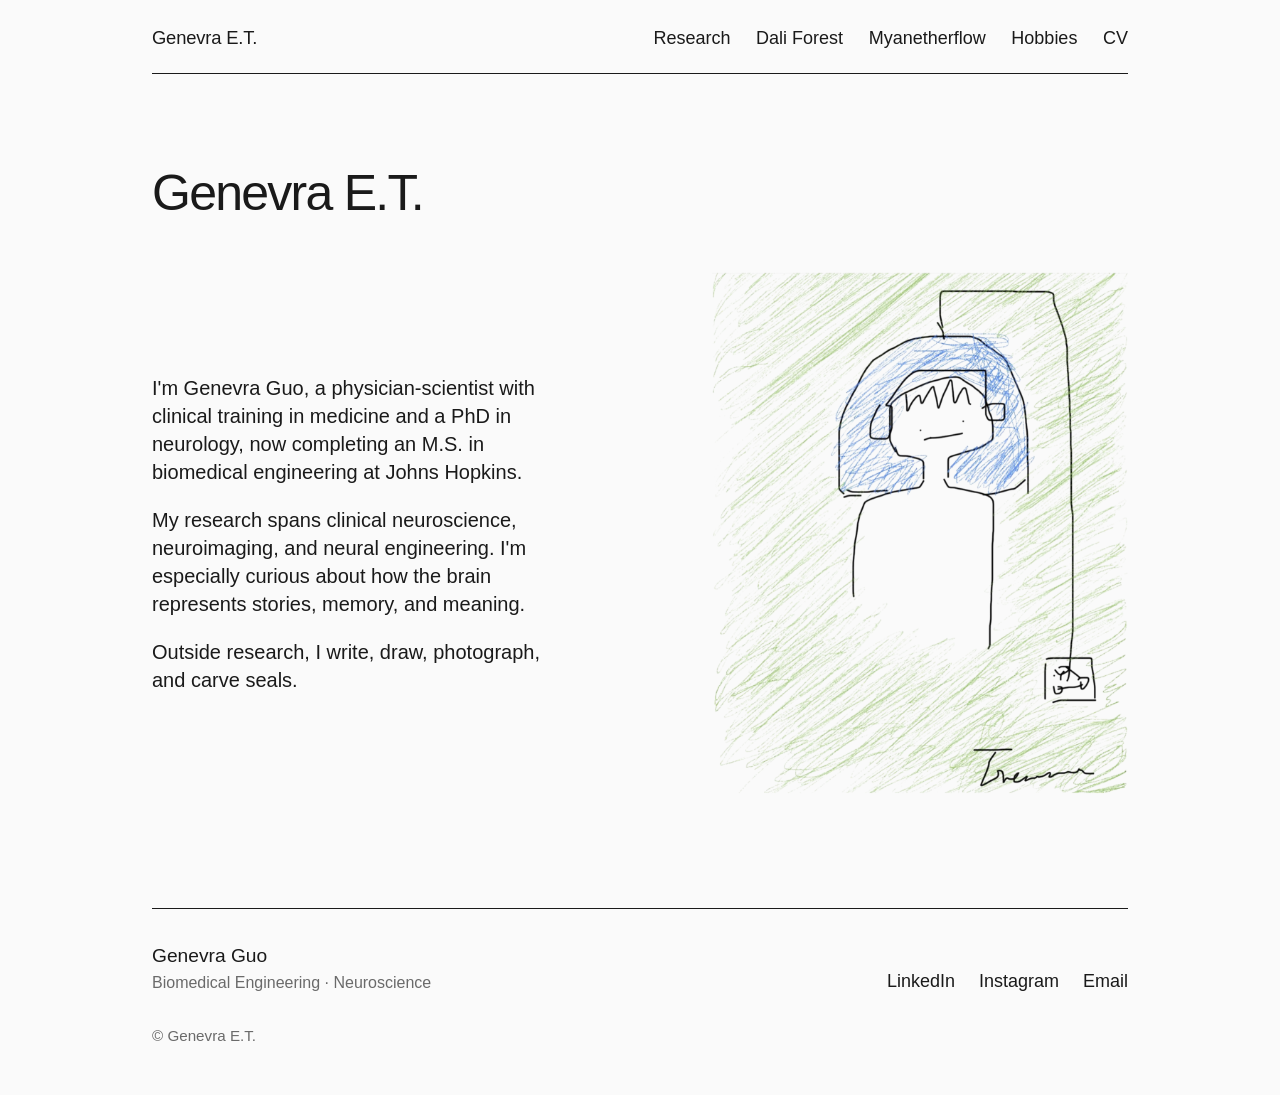
<file: index.html>
<!DOCTYPE html>
<html lang="en">
<head>
<meta charset="utf-8">
<meta name="viewport" content="width=device-width, initial-scale=1, viewport-fit=cover">
<title>Genevra E.T.</title>
<meta name="description" content="Genevra Guo: physician-scientist working across clinical neuroscience, neuroimaging and neural engineering. She also writes, draws, photographs and carves seals.">
<meta property="og:type" content="website">
<meta property="og:site_name" content="Genevra E.T.">
<meta property="og:title" content="Genevra E.T.">
<meta property="og:description" content="Genevra Guo: physician-scientist working across clinical neuroscience, neuroimaging and neural engineering. She also writes, draws, photographs and carves seals.">
<meta name="twitter:card" content="summary">
<link rel="icon" href="favicon.ico" sizes="48x48">
<link rel="icon" type="image/png" sizes="32x32" href="favicon-32x32.png">
<link rel="icon" type="image/png" sizes="16x16" href="favicon-16x16.png">
<link rel="apple-touch-icon" href="apple-touch-icon.png">
<link rel="manifest" href="site.webmanifest">
<link rel="stylesheet" href="css/style.css?v=home-type-4">
</head>
<body>
<div class="wrap">

  <header class="top">
    <a class="brand" href="index.html">Genevra E.T.</a>
    <nav aria-label="Main">
      <ul>
        <li><a href="research.html">Research</a><span class="note">what I study</span></li>
        <li><a href="dali-forest.html">Dali Forest</a><span class="note">where the animals live</span></li>
        <li><a href="myanetherflow.html">Myanetherflow</a><span class="note">a website I built</span></li>
        <li><a href="hobbies.html">Hobbies</a><span class="note">things I do for fun</span></li>
        <li><a href="cv.html">CV</a><span class="note">the formal version</span></li>
      </ul>
    </nav>
  </header>

  <main id="top">
    <section class="home" aria-label="Introduction">
      <h1>Genevra E.T.</h1>
      <div class="intro">
        <p>I'm Genevra Guo, a physician-scientist with clinical training in medicine and a PhD in neurology, now completing an M.S. in biomedical engineering at Johns Hopkins.</p>
        <p>My research spans clinical neuroscience, neuroimaging, and neural engineering. I'm especially curious about how the brain represents stories, memory, and meaning.</p>
        <p>Outside research, I write, draw, photograph, and carve seals.</p>
      </div>
      <figure class="art">
        <img class="trace" src="assets/doodles/me-portrait.png" alt="A drawn self-portrait: a figure with blue hair and headphones against green scribbled strokes, with a cable running down to a small box" width="1170" height="1474">
      </figure>
    </section>
  </main>

  <footer id="contact">
    <p class="who">Genevra Guo <span>Biomedical Engineering · Neuroscience</span></p>
    <ul aria-label="Elsewhere">
      <li><a href="https://www.linkedin.com/in/genevra-et">LinkedIn</a></li>
      <li><a href="https://www.instagram.com/genevra.et/">Instagram</a></li>
      <li><a href="mailto:yguo140@jhu.edu">Email</a></li>
    </ul>
    <p class="copy">&copy; Genevra E.T.</p>
  </footer>

</div>
</body>
</html>
</file>
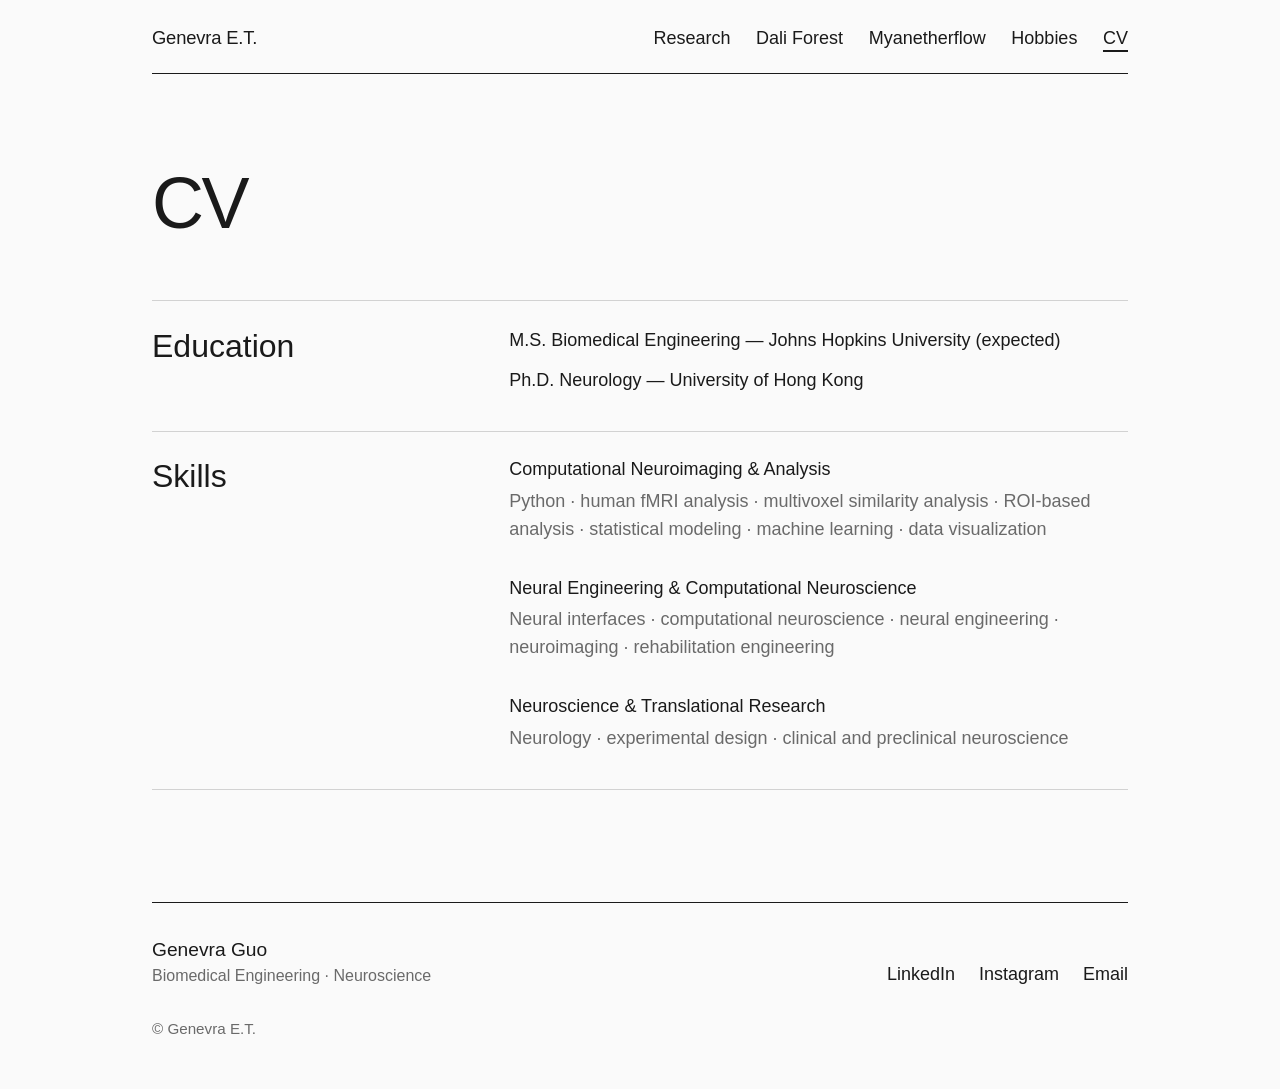
<file: cv.html>
<!DOCTYPE html>
<html lang="en">
<head>
<meta charset="utf-8">
<meta name="viewport" content="width=device-width, initial-scale=1, viewport-fit=cover">
<title>CV · Genevra Guo</title>
<meta name="description" content="The formal CV of Genevra Guo.">
<meta property="og:type" content="website">
<meta property="og:site_name" content="Genevra E.T.">
<meta property="og:title" content="CV · Genevra Guo">
<meta property="og:description" content="The formal CV of Genevra Guo.">
<meta name="twitter:card" content="summary">
<link rel="icon" href="favicon.ico" sizes="48x48">
<link rel="icon" type="image/png" sizes="32x32" href="favicon-32x32.png">
<link rel="icon" type="image/png" sizes="16x16" href="favicon-16x16.png">
<link rel="apple-touch-icon" href="apple-touch-icon.png">
<link rel="manifest" href="site.webmanifest">
<link rel="stylesheet" href="css/style.css?v=cv-content-1">
</head>
<body>
<div class="wrap">

  <header class="top">
    <a class="brand" href="index.html">Genevra E.T.</a>
    <nav aria-label="Main">
      <ul>
        <li><a href="research.html">Research</a><span class="note">what I study</span></li>
        <li><a href="dali-forest.html">Dali Forest</a><span class="note">where the animals live</span></li>
        <li><a href="myanetherflow.html">Myanetherflow</a><span class="note">a website I built</span></li>
        <li><a href="hobbies.html">Hobbies</a><span class="note">things I do for fun</span></li>
        <li><a href="cv.html" aria-current="page">CV</a><span class="note">the formal version</span></li>
      </ul>
    </nav>
  </header>

  <main id="top">
    <section class="cv-page">
      <h1>CV</h1>
      <section class="cv-row" aria-labelledby="education-heading">
        <h2 id="education-heading">Education</h2>
        <div class="cv-content">
          <p>M.S. Biomedical Engineering — Johns Hopkins University (expected)</p>
          <p>Ph.D. Neurology — University of Hong Kong</p>
        </div>
      </section>
      <section class="cv-row" aria-labelledby="skills-heading">
        <h2 id="skills-heading">Skills</h2>
        <div class="cv-content cv-skills">
          <section>
            <h3>Computational Neuroimaging &amp; Analysis</h3>
            <p>Python · human fMRI analysis · multivoxel similarity analysis · ROI-based analysis · statistical modeling · machine learning · data visualization</p>
          </section>
          <section>
            <h3>Neural Engineering &amp; Computational Neuroscience</h3>
            <p>Neural interfaces · computational neuroscience · neural engineering · neuroimaging · rehabilitation engineering</p>
          </section>
          <section>
            <h3>Neuroscience &amp; Translational Research</h3>
            <p>Neurology · experimental design · clinical and preclinical neuroscience</p>
          </section>
        </div>
      </section>
    </section>
  </main>

  <footer id="contact">
    <p class="who">Genevra Guo <span>Biomedical Engineering · Neuroscience</span></p>
    <ul aria-label="Elsewhere">
      <li><a href="https://www.linkedin.com/in/genevra-et">LinkedIn</a></li>
      <li><a href="https://www.instagram.com/genevra.et/">Instagram</a></li>
      <li><a href="mailto:yguo140@jhu.edu">Email</a></li>
    </ul>
    <p class="copy">&copy; Genevra E.T.</p>
  </footer>

</div>
</body>
</html>
</file>
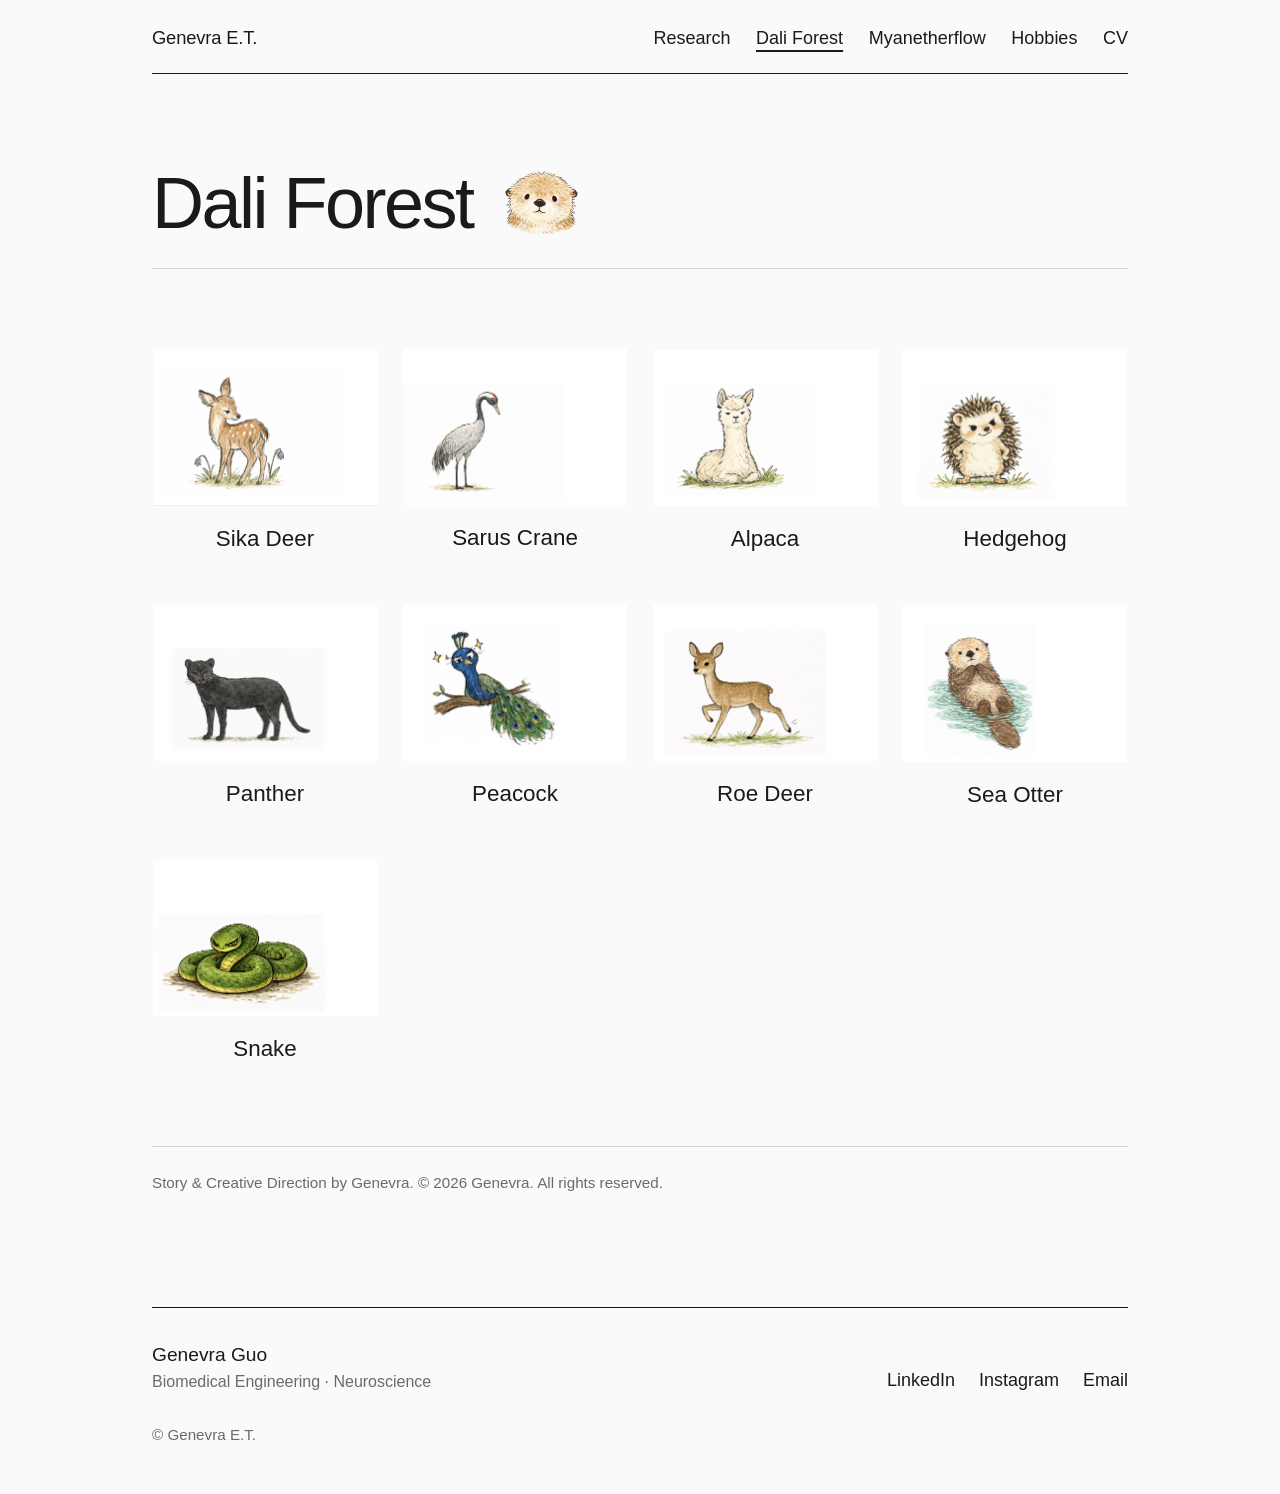
<file: dali-forest.html>
<!DOCTYPE html>
<html lang="en">
<head>
<meta charset="utf-8">
<meta name="viewport" content="width=device-width, initial-scale=1, viewport-fit=cover">
<title>Dali Forest · Genevra E.T.</title>
<meta name="description" content="Dali Forest, the ongoing story and illustration project by Genevra Guo.">
<meta property="og:type" content="website">
<meta property="og:site_name" content="Genevra E.T.">
<meta property="og:title" content="Dali Forest · Genevra E.T.">
<meta property="og:description" content="Dali Forest, the ongoing story and illustration project by Genevra Guo.">
<meta name="twitter:card" content="summary">
<link rel="icon" href="favicon.ico" sizes="48x48">
<link rel="icon" type="image/png" sizes="32x32" href="favicon-32x32.png">
<link rel="icon" type="image/png" sizes="16x16" href="favicon-16x16.png">
<link rel="apple-touch-icon" href="apple-touch-icon.png">
<link rel="manifest" href="site.webmanifest">
<link rel="stylesheet" href="css/style.css?v=dali-images-3">
</head>
<body>
<div class="wrap">

  <header class="top">
    <a class="brand" href="index.html">Genevra E.T.</a>
    <nav aria-label="Main">
      <ul>
        <li><a href="research.html">Research</a><span class="note">what I study</span></li>
        <li><a href="dali-forest.html" aria-current="page">Dali Forest</a><span class="note">where the animals live</span></li>
        <li><a href="myanetherflow.html">Myanetherflow</a><span class="note">a website I built</span></li>
        <li><a href="hobbies.html">Hobbies</a><span class="note">things I do for fun</span></li>
        <li><a href="cv.html">CV</a><span class="note">the formal version</span></li>
      </ul>
    </nav>
  </header>

  <main id="top">
    <section class="forest">
      <div class="forest-heading">
        <h1>Dali Forest</h1>
        <img src="assets/dali-forest/otter-logo.png" alt="Dali Forest otter logo">
      </div>
      <div class="forest-stories">
        <figure class="forest-story">
          <a href="https://www.instagram.com/reel/Dc9vxE2CHE9/" target="_blank" rel="noopener" aria-label="Watch the Sika Deer story on Instagram (opens in a new tab)"><img src="assets/dali-forest/sika deer.png" alt="Illustration of a sika deer from Dali Forest"></a>
          <figcaption>Sika Deer</figcaption>
        </figure>
        <figure class="forest-story">
          <img src="assets/dali-forest/Sarus Crane.png" alt="Illustration of a sarus crane from Dali Forest" loading="lazy">
          <figcaption>Sarus Crane</figcaption>
        </figure>
        <figure class="forest-story">
          <img src="assets/dali-forest/alpaca.png" alt="Illustration of a alpaca from Dali Forest" loading="lazy">
          <figcaption>Alpaca</figcaption>
        </figure>
        <figure class="forest-story">
          <img src="assets/dali-forest/hedgehog.png" alt="Illustration of a hedgehog from Dali Forest" loading="lazy">
          <figcaption>Hedgehog</figcaption>
        </figure>
        <figure class="forest-story">
          <img src="assets/dali-forest/panther.png" alt="Illustration of a panther from Dali Forest" loading="lazy">
          <figcaption>Panther</figcaption>
        </figure>
        <figure class="forest-story">
          <img src="assets/dali-forest/peacock.png" alt="Illustration of a peacock from Dali Forest" loading="lazy">
          <figcaption>Peacock</figcaption>
        </figure>
        <figure class="forest-story">
          <img src="assets/dali-forest/roe deer.png" alt="Illustration of a roe deer from Dali Forest" loading="lazy">
          <figcaption>Roe Deer</figcaption>
        </figure>
        <figure class="forest-story">
          <img src="assets/dali-forest/sea otter.png" alt="Illustration of a sea otter from Dali Forest" loading="lazy">
          <figcaption>Sea Otter</figcaption>
        </figure>
        <figure class="forest-story">
          <img src="assets/dali-forest/snake.png" alt="Illustration of a snake from Dali Forest" loading="lazy">
          <figcaption>Snake</figcaption>
        </figure>
      </div>
      <p class="forest-credit">Story &amp; Creative Direction by Genevra. &copy; 2026 Genevra. All rights reserved.</p>
    </section>
  </main>

  <footer id="contact">
    <p class="who">Genevra Guo <span>Biomedical Engineering · Neuroscience</span></p>
    <ul aria-label="Elsewhere">
      <li><a href="https://www.linkedin.com/in/genevra-et">LinkedIn</a></li>
      <li><a href="https://www.instagram.com/genevra.et/">Instagram</a></li>
      <li><a href="mailto:yguo140@jhu.edu">Email</a></li>
    </ul>
    <p class="copy">&copy; Genevra E.T.</p>
  </footer>

</div>
</body>
</html>
</file>
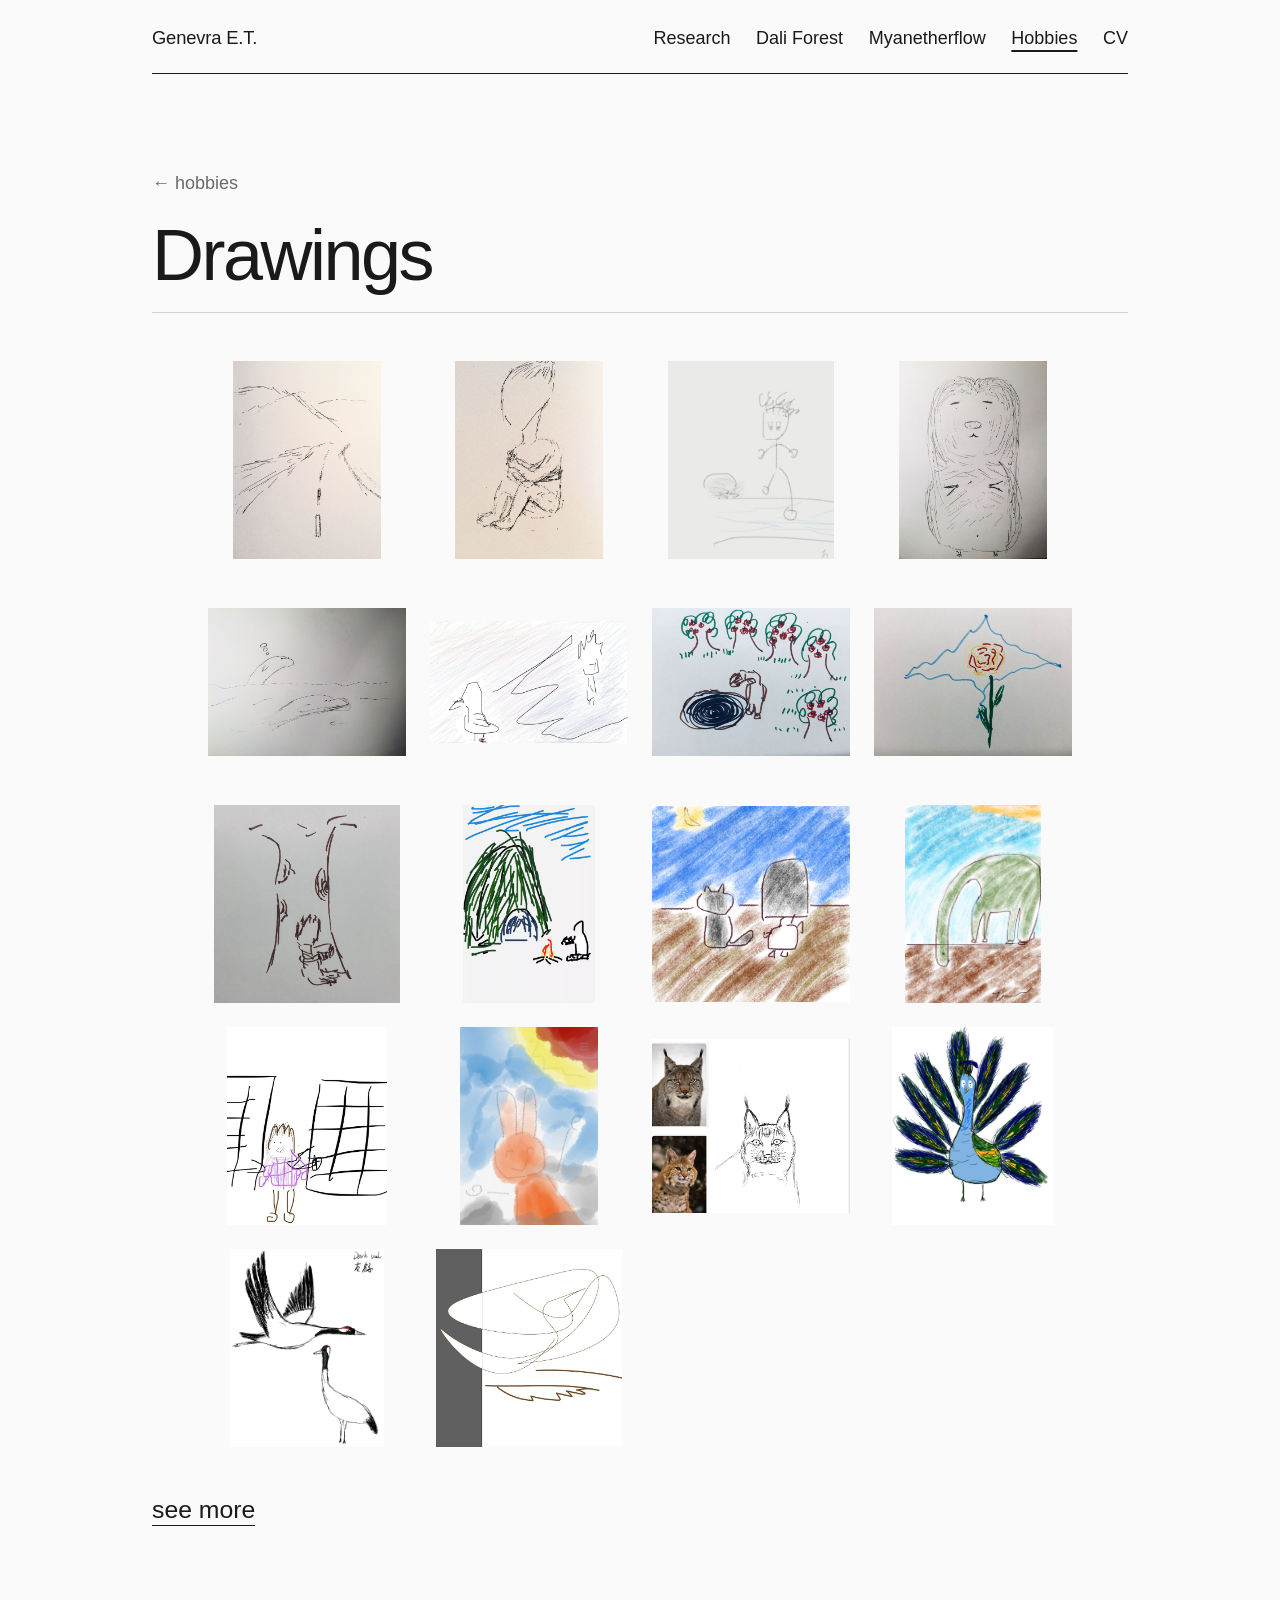
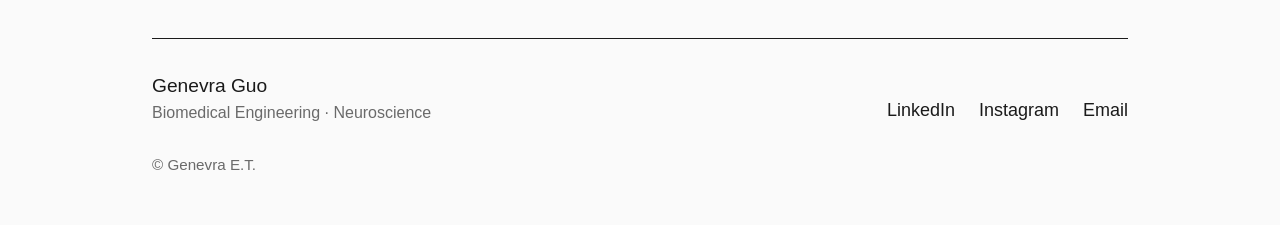
<file: drawings.html>
<!DOCTYPE html>
<html lang="en">
<head>
<meta charset="utf-8">
<meta name="viewport" content="width=device-width, initial-scale=1, viewport-fit=cover">
<title>Drawings · Genevra E.T.</title>
<meta name="description" content="Drawings by Genevra Guo.">
<meta property="og:type" content="website">
<meta property="og:site_name" content="Genevra E.T.">
<meta property="og:title" content="Drawings · Genevra E.T.">
<meta property="og:description" content="Drawings by Genevra Guo.">
<meta name="twitter:card" content="summary">
<link rel="icon" href="favicon.ico" sizes="48x48">
<link rel="icon" type="image/png" sizes="32x32" href="favicon-32x32.png">
<link rel="icon" type="image/png" sizes="16x16" href="favicon-16x16.png">
<link rel="apple-touch-icon" href="apple-touch-icon.png">
<link rel="manifest" href="site.webmanifest">
<link rel="stylesheet" href="css/style.css?v=drawing-grid-1">
</head>
<body>
<div class="wrap">

  <header class="top">
    <a class="brand" href="index.html">Genevra E.T.</a>
    <nav aria-label="Main">
      <ul>
        <li><a href="research.html">Research</a><span class="note">what I study</span></li>
        <li><a href="dali-forest.html">Dali Forest</a><span class="note">where the animals live</span></li>
        <li><a href="myanetherflow.html">Myanetherflow</a><span class="note">a website I built</span></li>
        <li><a href="hobbies.html" aria-current="page">Hobbies</a><span class="note">things I do for fun</span></li>
        <li><a href="cv.html">CV</a><span class="note">the formal version</span></li>
      </ul>
    </nav>
  </header>

  <main id="top">
    <section class="collection">
      <div class="collection-heading"><a class="back-link" href="hobbies.html">← hobbies</a><h1>Drawings</h1></div>
      <div class="drawing-field" aria-label="Drawings by Genevra Guo">
        <button class="artwork" type="button" data-lightbox><img src="assets/drawings/drawing-01.jpg?v=20260923" alt="Drawing 01 by Genevra Guo" width="1050" height="1400"></button>
        <button class="artwork" type="button" data-lightbox><img src="assets/drawings/drawing-02.jpg?v=20260923" alt="Drawing 02 by Genevra Guo" width="1050" height="1400"></button>
        <button class="artwork" type="button" data-lightbox><img src="assets/drawings/drawing-03.jpg?v=20260923" alt="Drawing 03 by Genevra Guo" width="828" height="991"></button>
        <button class="artwork" type="button" data-lightbox><img src="assets/drawings/drawing-04.jpg?v=20260923" alt="Drawing 04 by Genevra Guo" width="1050" height="1400"></button>
        <button class="artwork extra-drawing" type="button" data-lightbox hidden><img src="assets/drawings/drawing-05.jpg?v=20260923" alt="Drawing 05 by Genevra Guo" width="1400" height="1050" loading="lazy"></button>
        <button class="artwork extra-drawing" type="button" data-lightbox hidden><img src="assets/drawings/drawing-06.jpg?v=20260923" alt="Drawing 06 by Genevra Guo" width="1400" height="856" loading="lazy"></button>
        <button class="artwork extra-drawing" type="button" data-lightbox hidden><img src="assets/drawings/drawing-07.jpg?v=20260923" alt="Drawing 07 by Genevra Guo" width="1400" height="1050" loading="lazy"></button>
        <button class="artwork extra-drawing" type="button" data-lightbox hidden><img src="assets/drawings/drawing-08.jpg?v=20260923" alt="Drawing 08 by Genevra Guo" width="1400" height="1050" loading="lazy"></button>
        <button class="artwork extra-drawing" type="button" data-lightbox hidden><img src="assets/drawings/drawing-09.jpg?v=20260923" alt="Drawing 09 by Genevra Guo" width="1318" height="1400" loading="lazy"></button>
        <button class="artwork extra-drawing" type="button" data-lightbox hidden><img src="assets/drawings/drawing-10.jpg?v=20260923" alt="Drawing 10 by Genevra Guo" width="933" height="1400" loading="lazy"></button>
        <button class="artwork extra-drawing" type="button" data-lightbox hidden><img src="assets/drawings/drawing-11.jpg?v=20260923" alt="Drawing 11 by Genevra Guo" width="1170" height="1156" loading="lazy"></button>
        <button class="artwork extra-drawing" type="button" data-lightbox hidden><img src="assets/drawings/drawing-12.jpg?v=20260923" alt="Drawing 12 by Genevra Guo" width="1170" height="1715" loading="lazy"></button>
        <button class="artwork extra-drawing" type="button" data-lightbox hidden><img src="assets/drawings/drawing-13.jpg?v=20260923" alt="Drawing 13 by Genevra Guo" width="575" height="713" loading="lazy"></button>
        <button class="artwork extra-drawing" type="button" data-lightbox hidden><img src="assets/drawings/drawing-14.jpg?v=20260923" alt="Drawing 14 by Genevra Guo" width="640" height="924" loading="lazy"></button>
        <button class="artwork extra-drawing" type="button" data-lightbox hidden><img src="assets/drawings/drawing-15.jpg?v=20260923" alt="Drawing 15 by Genevra Guo" width="1249" height="1098" loading="lazy"></button>
        <button class="artwork extra-drawing" type="button" data-lightbox hidden><img src="assets/drawings/drawing-16.jpg?v=20260923" alt="Drawing 16 by Genevra Guo" width="1619" height="1976" loading="lazy"></button>
        <button class="artwork extra-drawing" type="button" data-lightbox hidden><img src="assets/drawings/drawing-17.jpg?v=20260923" alt="Drawing 17 by Genevra Guo" width="1530" height="1968" loading="lazy"></button>
        <button class="artwork extra-drawing" type="button" data-lightbox hidden><img src="assets/drawings/drawing-18.jpg?v=20260923" alt="Drawing 18 by Genevra Guo" width="1297" height="1387" loading="lazy"></button>
      </div>
      <button class="drawing-toggle" type="button" aria-expanded="false">see more</button>
    </section>
    <dialog class="lightbox" aria-label="Enlarged drawings image"><button class="lightbox-close" type="button" aria-label="Close image">×</button><img alt=""></dialog>
  </main>

  <footer id="contact">
    <p class="who">Genevra Guo <span>Biomedical Engineering · Neuroscience</span></p>
    <ul aria-label="Elsewhere">
      <li><a href="https://www.linkedin.com/in/genevra-et">LinkedIn</a></li>
      <li><a href="https://www.instagram.com/genevra.et/">Instagram</a></li>
      <li><a href="mailto:yguo140@jhu.edu">Email</a></li>
    </ul>
    <p class="copy">&copy; Genevra E.T.</p>
  </footer>

</div>
<script src="js/main.js?v=drawing-grid-1" defer></script>
</body>
</html>
</file>
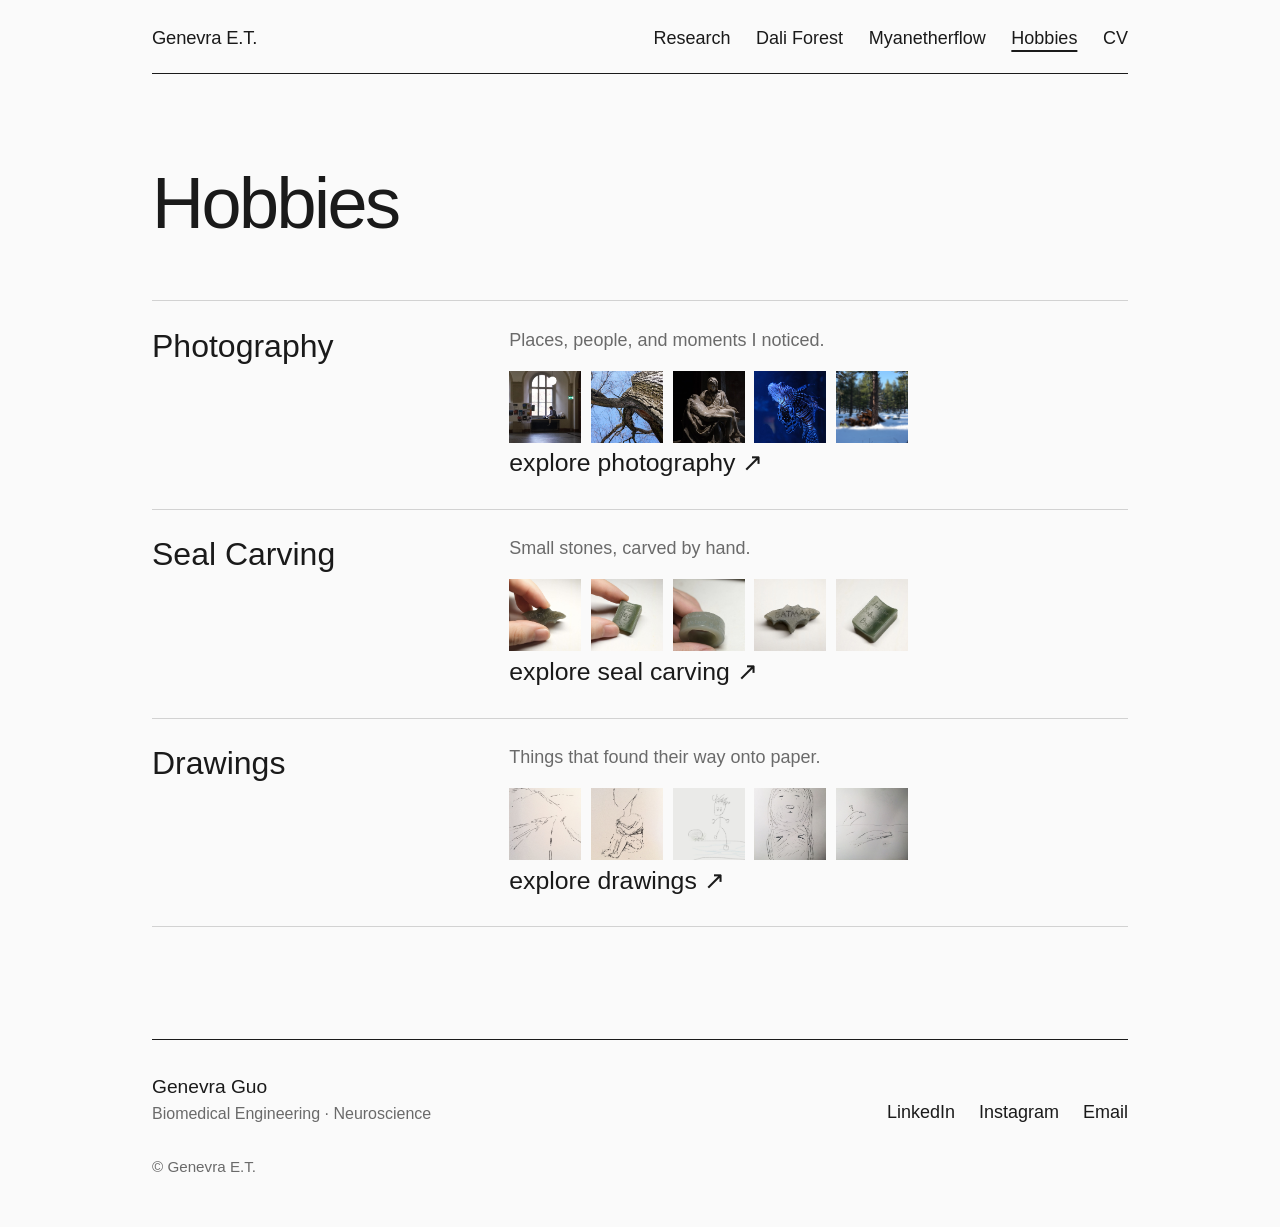
<file: hobbies.html>
<!DOCTYPE html>
<html lang="en">
<head>
<meta charset="utf-8">
<meta name="viewport" content="width=device-width, initial-scale=1, viewport-fit=cover">
<title>Hobbies · Genevra E.T.</title>
<meta name="description" content="Photography, drawings and seal carving by Genevra Guo.">
<meta property="og:type" content="website">
<meta property="og:site_name" content="Genevra E.T.">
<meta property="og:title" content="Hobbies · Genevra E.T.">
<meta property="og:description" content="Photography, drawings and seal carving by Genevra Guo.">
<meta name="twitter:card" content="summary">
<link rel="icon" href="favicon.ico" sizes="48x48">
<link rel="icon" type="image/png" sizes="32x32" href="favicon-32x32.png">
<link rel="icon" type="image/png" sizes="16x16" href="favicon-16x16.png">
<link rel="apple-touch-icon" href="apple-touch-icon.png">
<link rel="manifest" href="site.webmanifest">
<link rel="stylesheet" href="css/style.css?v=hobby-previews-5">
</head>
<body>
<div class="wrap">

  <header class="top">
    <a class="brand" href="index.html">Genevra E.T.</a>
    <nav aria-label="Main">
      <ul>
        <li><a href="research.html">Research</a><span class="note">what I study</span></li>
        <li><a href="dali-forest.html">Dali Forest</a><span class="note">where the animals live</span></li>
        <li><a href="myanetherflow.html">Myanetherflow</a><span class="note">a website I built</span></li>
        <li><a href="hobbies.html" aria-current="page">Hobbies</a><span class="note">things I do for fun</span></li>
        <li><a href="cv.html">CV</a><span class="note">the formal version</span></li>
      </ul>
    </nav>
  </header>

  <main id="top">
    <div class="collection-index">
      <h1>Hobbies</h1>
      <section class="hobby-row" aria-labelledby="photography-heading">
        <h2 id="photography-heading"><a href="photography.html">Photography</a></h2>
        <div class="hobby-content">
          <p>Places, people, and moments I noticed.</p>
          <div class="hobby-preview" aria-hidden="true">
            <img src="assets/photography/People-01.jpg?v=20260922" alt="" loading="lazy">
            <img src="assets/photography/Nature-25.jpg?v=20260922" alt="" loading="lazy">
            <img src="assets/photography/Architecture-20.jpg?v=20260922" alt="" loading="lazy">
            <img src="assets/photography/zoo-01.jpg" alt="" loading="lazy">
            <img src="assets/photography/Nature-01.jpg" alt="" loading="lazy">
          </div>
          <a class="hand-link" href="photography.html">explore photography <span aria-hidden="true">↗</span></a>
        </div>
      </section>
      <section class="hobby-row" aria-labelledby="seal-carving-heading">
        <h2 id="seal-carving-heading"><a href="seal-carving.html">Seal Carving</a></h2>
        <div class="hobby-content">
          <p>Small stones, carved by hand.</p>
          <div class="hobby-preview" aria-hidden="true">
            <img src="assets/seal-carving/carving-02.jpg" alt="" loading="lazy">
            <img src="assets/seal-carving/carving-04.jpg" alt="" loading="lazy">
            <img src="assets/seal-carving/carving-06.jpg" alt="" loading="lazy">
            <img src="assets/seal-carving/carving-01.jpg" alt="" loading="lazy">
            <img src="assets/seal-carving/carving-03.jpg" alt="" loading="lazy">
          </div>
          <a class="hand-link" href="seal-carving.html">explore seal carving <span aria-hidden="true">↗</span></a>
        </div>
      </section>
      <section class="hobby-row" aria-labelledby="drawings-heading">
        <h2 id="drawings-heading"><a href="drawings.html">Drawings</a></h2>
        <div class="hobby-content">
          <p>Things that found their way onto paper.</p>
          <div class="hobby-preview" aria-hidden="true">
            <img src="assets/drawings/drawing-01.jpg?v=20260923" alt="" loading="lazy">
            <img src="assets/drawings/drawing-02.jpg?v=20260923" alt="" loading="lazy">
            <img src="assets/drawings/drawing-03.jpg?v=20260923" alt="" loading="lazy">
            <img src="assets/drawings/drawing-04.jpg?v=20260923" alt="" loading="lazy">
            <img src="assets/drawings/drawing-05.jpg?v=20260923" alt="" loading="lazy">
          </div>
          <a class="hand-link" href="drawings.html">explore drawings <span aria-hidden="true">↗</span></a>
        </div>
      </section>
    </div>
  </main>

  <footer id="contact">
    <p class="who">Genevra Guo <span>Biomedical Engineering · Neuroscience</span></p>
    <ul aria-label="Elsewhere">
      <li><a href="https://www.linkedin.com/in/genevra-et">LinkedIn</a></li>
      <li><a href="https://www.instagram.com/genevra.et/">Instagram</a></li>
      <li><a href="mailto:yguo140@jhu.edu">Email</a></li>
    </ul>
    <p class="copy">&copy; Genevra E.T.</p>
  </footer>

</div>
</body>
</html>
</file>
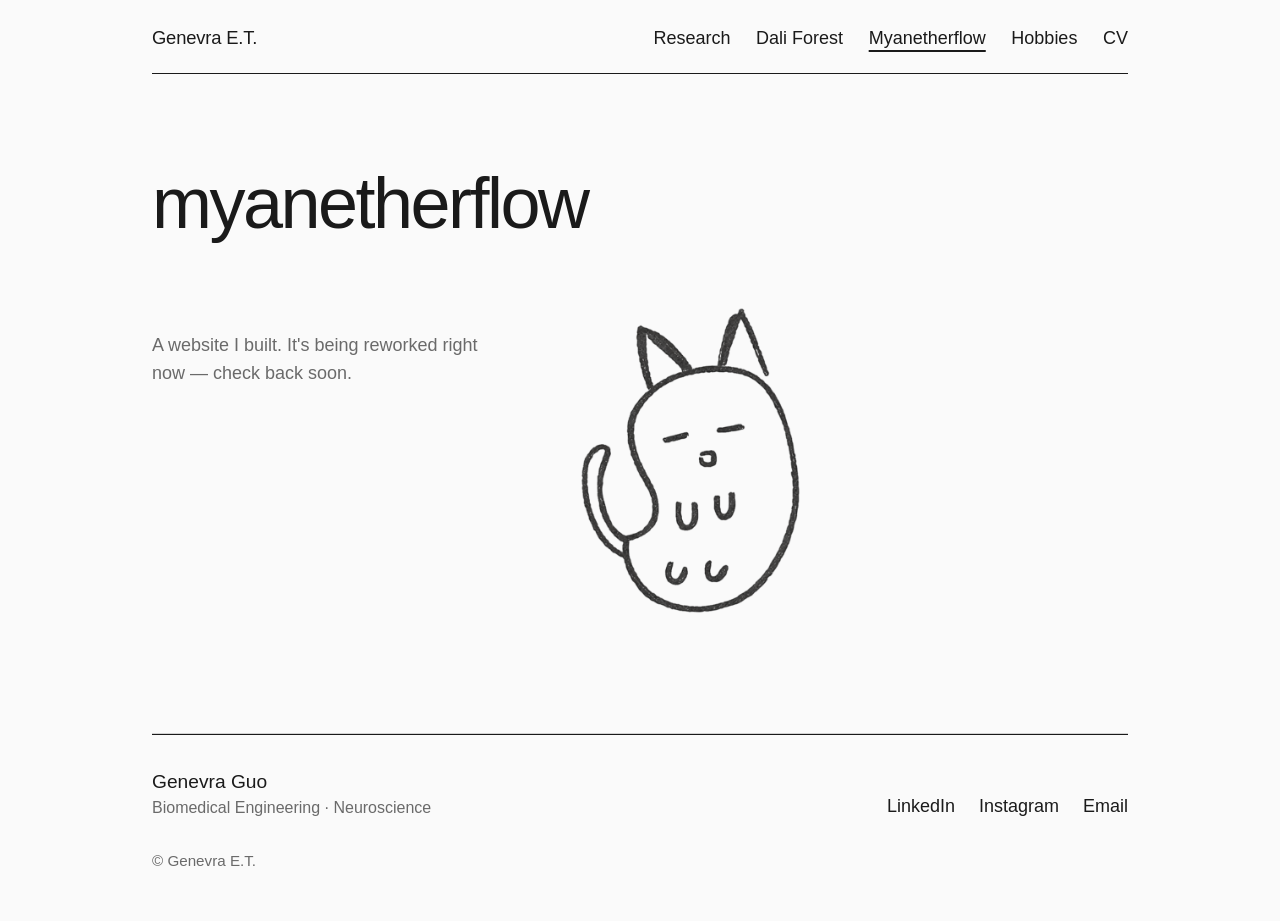
<file: myanetherflow.html>
<!DOCTYPE html>
<html lang="en">
<head>
<meta charset="utf-8">
<meta name="viewport" content="width=device-width, initial-scale=1, viewport-fit=cover">
<title>myanetherflow · Genevra E.T.</title>
<meta name="description" content="myanetherflow, a Feng Shui website built by Genevra Guo.">
<meta property="og:type" content="website">
<meta property="og:site_name" content="Genevra E.T.">
<meta property="og:title" content="myanetherflow · Genevra E.T.">
<meta property="og:description" content="myanetherflow, a Feng Shui website built by Genevra Guo.">
<meta name="twitter:card" content="summary">
<link rel="icon" href="favicon.ico" sizes="48x48">
<link rel="icon" type="image/png" sizes="32x32" href="favicon-32x32.png">
<link rel="icon" type="image/png" sizes="16x16" href="favicon-16x16.png">
<link rel="apple-touch-icon" href="apple-touch-icon.png">
<link rel="manifest" href="site.webmanifest">
<link rel="stylesheet" href="css/style.css?v=myanetherflow-layout-3">
</head>
<body>
<div class="wrap">

  <header class="top">
    <a class="brand" href="index.html">Genevra E.T.</a>
    <nav aria-label="Main">
      <ul>
        <li><a href="research.html">Research</a><span class="note">what I study</span></li>
        <li><a href="dali-forest.html">Dali Forest</a><span class="note">where the animals live</span></li>
        <li><a href="myanetherflow.html" aria-current="page">Myanetherflow</a><span class="note">a website I built</span></li>
        <li><a href="hobbies.html">Hobbies</a><span class="note">things I do for fun</span></li>
        <li><a href="cv.html">CV</a><span class="note">the formal version</span></li>
      </ul>
    </nav>
  </header>

  <main id="top">
    <section class="page myanetherflow-page">
      <h1>myanetherflow</h1>
      <div class="myanetherflow-intro">
        <p>A website I built. It's being reworked right now — check back soon.</p>
        <img class="trace myanetherflow-cat" src="assets/doodles/jerry-cat.png" alt="A line drawing of Jerry the cat" width="555" height="758">
      </div>
    </section>
  </main>

  <footer id="contact">
    <p class="who">Genevra Guo <span>Biomedical Engineering · Neuroscience</span></p>
    <ul aria-label="Elsewhere">
      <li><a href="https://www.linkedin.com/in/genevra-et">LinkedIn</a></li>
      <li><a href="https://www.instagram.com/genevra.et/">Instagram</a></li>
      <li><a href="mailto:yguo140@jhu.edu">Email</a></li>
    </ul>
    <p class="copy">&copy; Genevra E.T.</p>
  </footer>

</div>
</body>
</html>
</file>
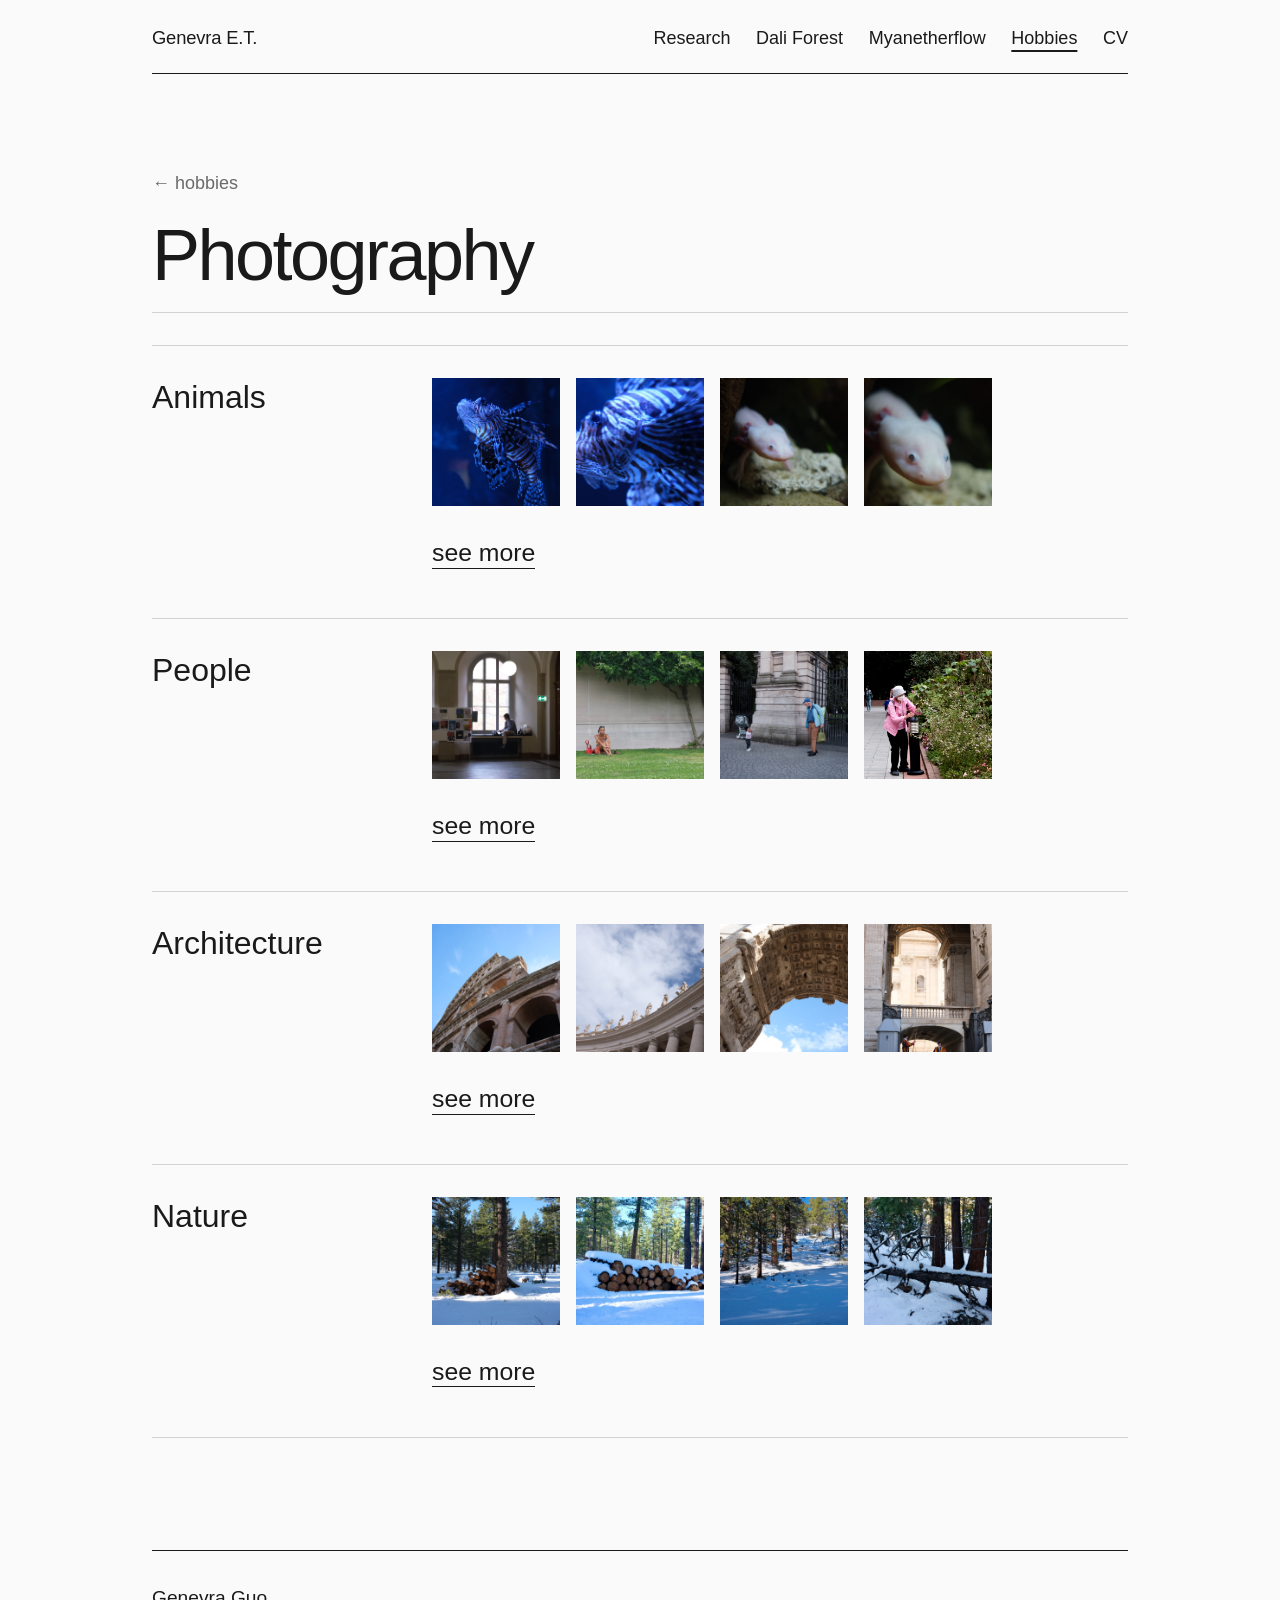
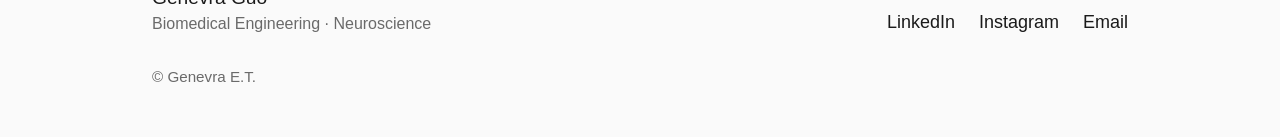
<file: photography.html>
<!DOCTYPE html>
<html lang="en">
<head>
<meta charset="utf-8">
<meta name="viewport" content="width=device-width, initial-scale=1, viewport-fit=cover">
<title>Photography · Genevra E.T.</title>
<meta name="description" content="Photographs by Genevra Guo.">
<meta property="og:type" content="website">
<meta property="og:site_name" content="Genevra E.T.">
<meta property="og:title" content="Photography · Genevra E.T.">
<meta property="og:description" content="Photographs by Genevra Guo.">
<meta name="twitter:card" content="summary">
<link rel="icon" href="favicon.ico" sizes="48x48">
<link rel="icon" type="image/png" sizes="32x32" href="favicon-32x32.png">
<link rel="icon" type="image/png" sizes="16x16" href="favicon-16x16.png">
<link rel="apple-touch-icon" href="apple-touch-icon.png">
<link rel="manifest" href="site.webmanifest">
<link rel="stylesheet" href="css/style.css?v=lightbox-nav-2">
</head>
<body>
<div class="wrap">

  <header class="top">
    <a class="brand" href="index.html">Genevra E.T.</a>
    <nav aria-label="Main">
      <ul>
        <li><a href="research.html">Research</a><span class="note">what I study</span></li>
        <li><a href="dali-forest.html">Dali Forest</a><span class="note">where the animals live</span></li>
        <li><a href="myanetherflow.html">Myanetherflow</a><span class="note">a website I built</span></li>
        <li><a href="hobbies.html" aria-current="page">Hobbies</a><span class="note">things I do for fun</span></li>
        <li><a href="cv.html">CV</a><span class="note">the formal version</span></li>
      </ul>
    </nav>
  </header>

  <main id="top">
    <section class="collection">
      <div class="collection-heading"><a class="back-link" href="hobbies.html">← hobbies</a><h1>Photography</h1></div>
      <section class="photo-category" aria-labelledby="animals-heading">
        <h2 id="animals-heading">Animals</h2>
        <div class="category-content">
          <div class="photo-grid" aria-label="Animals photographs by Genevra Guo">
            <button class="artwork" type="button" data-lightbox aria-label="Enlarge Animals photograph 01 by Genevra Guo"><img src="assets/photography/zoo-01.jpg" alt="Animals photograph 01 by Genevra Guo"></button>
            <button class="artwork" type="button" data-lightbox aria-label="Enlarge Animals photograph 02 by Genevra Guo"><img src="assets/photography/zoo-02.jpg" alt="Animals photograph 02 by Genevra Guo"></button>
            <button class="artwork" type="button" data-lightbox aria-label="Enlarge Animals photograph 03 by Genevra Guo"><img src="assets/photography/zoo-03.jpg" alt="Animals photograph 03 by Genevra Guo"></button>
            <button class="artwork" type="button" data-lightbox aria-label="Enlarge Animals photograph 04 by Genevra Guo"><img src="assets/photography/zoo-04.jpg" alt="Animals photograph 04 by Genevra Guo"></button>
          </div>
          <details class="more-work"><summary>see more</summary>
            <div class="photo-grid">
            <button class="artwork" type="button" data-lightbox aria-label="Enlarge Animals photograph 05 by Genevra Guo"><img src="assets/photography/zoo-05.jpg" alt="Animals photograph 05 by Genevra Guo" loading="lazy"></button>
            <button class="artwork" type="button" data-lightbox aria-label="Enlarge Animals photograph 06 by Genevra Guo"><img src="assets/photography/zoo-06.jpg" alt="Animals photograph 06 by Genevra Guo" loading="lazy"></button>
            <button class="artwork" type="button" data-lightbox aria-label="Enlarge Animals photograph 07 by Genevra Guo"><img src="assets/photography/zoo-07.jpg" alt="Animals photograph 07 by Genevra Guo" loading="lazy"></button>
            <button class="artwork" type="button" data-lightbox aria-label="Enlarge Animals photograph 08 by Genevra Guo"><img src="assets/photography/zoo-08.jpg" alt="Animals photograph 08 by Genevra Guo" loading="lazy"></button>
            <button class="artwork" type="button" data-lightbox aria-label="Enlarge Animals photograph 09 by Genevra Guo"><img src="assets/photography/zoo-09.jpg" alt="Animals photograph 09 by Genevra Guo" loading="lazy"></button>
            <button class="artwork" type="button" data-lightbox aria-label="Enlarge Animals photograph 10 by Genevra Guo"><img src="assets/photography/zoo-10.jpg" alt="Animals photograph 10 by Genevra Guo" loading="lazy"></button>
            <button class="artwork" type="button" data-lightbox aria-label="Enlarge Animals photograph 11 by Genevra Guo"><img src="assets/photography/zoo-11.jpg" alt="Animals photograph 11 by Genevra Guo" loading="lazy"></button>
            <button class="artwork" type="button" data-lightbox aria-label="Enlarge Animals photograph 12 by Genevra Guo"><img src="assets/photography/zoo-12.jpg" alt="Animals photograph 12 by Genevra Guo" loading="lazy"></button>
            <button class="artwork" type="button" data-lightbox aria-label="Enlarge Animals photograph 13 by Genevra Guo"><img src="assets/photography/zoo-13.jpg" alt="Animals photograph 13 by Genevra Guo" loading="lazy"></button>
            <button class="artwork" type="button" data-lightbox aria-label="Enlarge Animals photograph 14 by Genevra Guo"><img src="assets/photography/zoo-14.jpg" alt="Animals photograph 14 by Genevra Guo" loading="lazy"></button>
            <button class="artwork" type="button" data-lightbox aria-label="Enlarge Animals photograph 15 by Genevra Guo"><img src="assets/photography/zoo-15.jpg" alt="Animals photograph 15 by Genevra Guo" loading="lazy"></button>
            <button class="artwork" type="button" data-lightbox aria-label="Enlarge Animals photograph 16 by Genevra Guo"><img src="assets/photography/zoo-16.jpg" alt="Animals photograph 16 by Genevra Guo" loading="lazy"></button>
            <button class="artwork" type="button" data-lightbox aria-label="Enlarge Animals photograph 17 by Genevra Guo"><img src="assets/photography/zoo-17.jpg" alt="Animals photograph 17 by Genevra Guo" loading="lazy"></button>
            <button class="artwork" type="button" data-lightbox aria-label="Enlarge Animals photograph 18 by Genevra Guo"><img src="assets/photography/zoo-18.jpg" alt="Animals photograph 18 by Genevra Guo" loading="lazy"></button>
            <button class="artwork" type="button" data-lightbox aria-label="Enlarge Animals photograph 19 by Genevra Guo"><img src="assets/photography/zoo-19.jpg" alt="Animals photograph 19 by Genevra Guo" loading="lazy"></button>
            <button class="artwork" type="button" data-lightbox aria-label="Enlarge Animals photograph 20 by Genevra Guo"><img src="assets/photography/zoo-20.jpg" alt="Animals photograph 20 by Genevra Guo" loading="lazy"></button>
            <button class="artwork" type="button" data-lightbox aria-label="Enlarge Animals photograph 21 by Genevra Guo"><img src="assets/photography/zoo-21.jpg" alt="Animals photograph 21 by Genevra Guo" loading="lazy"></button>
            <button class="artwork" type="button" data-lightbox aria-label="Enlarge Animals photograph 22 by Genevra Guo"><img src="assets/photography/zoo-22.jpg" alt="Animals photograph 22 by Genevra Guo" loading="lazy"></button>
            <button class="artwork" type="button" data-lightbox aria-label="Enlarge Animals photograph 23 by Genevra Guo"><img src="assets/photography/zoo-23.jpg" alt="Animals photograph 23 by Genevra Guo" loading="lazy"></button>
            </div>
          </details>
        </div>
      </section>
      <section class="photo-category" aria-labelledby="people-heading">
        <h2 id="people-heading">People</h2>
        <div class="category-content">
          <div class="photo-grid" aria-label="People photographs by Genevra Guo">
            <button class="artwork" type="button" data-lightbox aria-label="Enlarge People photograph 01 by Genevra Guo"><img src="assets/photography/People-01.jpg" alt="People photograph 01 by Genevra Guo"></button>
            <button class="artwork" type="button" data-lightbox aria-label="Enlarge People photograph 02 by Genevra Guo"><img src="assets/photography/People-02.jpg" alt="People photograph 02 by Genevra Guo"></button>
            <button class="artwork" type="button" data-lightbox aria-label="Enlarge People photograph 03 by Genevra Guo"><img src="assets/photography/People-03.jpg" alt="People photograph 03 by Genevra Guo"></button>
            <button class="artwork" type="button" data-lightbox aria-label="Enlarge People photograph 04 by Genevra Guo"><img src="assets/photography/People-04.jpg" alt="People photograph 04 by Genevra Guo"></button>
          </div>
          <details class="more-work"><summary>see more</summary>
            <div class="photo-grid">
            <button class="artwork" type="button" data-lightbox aria-label="Enlarge People photograph 05 by Genevra Guo"><img src="assets/photography/People-05.jpg" alt="People photograph 05 by Genevra Guo" loading="lazy"></button>
            <button class="artwork" type="button" data-lightbox aria-label="Enlarge People photograph 06 by Genevra Guo"><img src="assets/photography/People-06.jpg" alt="People photograph 06 by Genevra Guo" loading="lazy"></button>
            <button class="artwork" type="button" data-lightbox aria-label="Enlarge People photograph 07 by Genevra Guo"><img src="assets/photography/People-07.jpg" alt="People photograph 07 by Genevra Guo" loading="lazy"></button>
            <button class="artwork" type="button" data-lightbox aria-label="Enlarge People photograph 08 by Genevra Guo"><img src="assets/photography/People-08.jpg" alt="People photograph 08 by Genevra Guo" loading="lazy"></button>
            <button class="artwork" type="button" data-lightbox aria-label="Enlarge People photograph 09 by Genevra Guo"><img src="assets/photography/People-09.jpg" alt="People photograph 09 by Genevra Guo" loading="lazy"></button>
            <button class="artwork" type="button" data-lightbox aria-label="Enlarge People photograph 10 by Genevra Guo"><img src="assets/photography/People-10.jpg" alt="People photograph 10 by Genevra Guo" loading="lazy"></button>
            <button class="artwork" type="button" data-lightbox aria-label="Enlarge People photograph 11 by Genevra Guo"><img src="assets/photography/People-11.jpg" alt="People photograph 11 by Genevra Guo" loading="lazy"></button>
            <button class="artwork" type="button" data-lightbox aria-label="Enlarge People photograph 12 by Genevra Guo"><img src="assets/photography/People-12.jpg" alt="People photograph 12 by Genevra Guo" loading="lazy"></button>
            <button class="artwork" type="button" data-lightbox aria-label="Enlarge People photograph 13 by Genevra Guo"><img src="assets/photography/People-13.jpg" alt="People photograph 13 by Genevra Guo" loading="lazy"></button>
            <button class="artwork" type="button" data-lightbox aria-label="Enlarge People photograph 14 by Genevra Guo"><img src="assets/photography/People-14.jpg" alt="People photograph 14 by Genevra Guo" loading="lazy"></button>
            </div>
          </details>
        </div>
      </section>
      <section class="photo-category" aria-labelledby="architecture-heading">
        <h2 id="architecture-heading">Architecture</h2>
        <div class="category-content">
          <div class="photo-grid" aria-label="Architecture photographs by Genevra Guo">
            <button class="artwork" type="button" data-lightbox aria-label="Enlarge Architecture photograph 01 by Genevra Guo"><img src="assets/photography/Architecture-01.jpg" alt="Architecture photograph 01 by Genevra Guo"></button>
            <button class="artwork" type="button" data-lightbox aria-label="Enlarge Architecture photograph 02 by Genevra Guo"><img src="assets/photography/Architecture-02.jpg" alt="Architecture photograph 02 by Genevra Guo"></button>
            <button class="artwork" type="button" data-lightbox aria-label="Enlarge Architecture photograph 03 by Genevra Guo"><img src="assets/photography/Architecture-03.jpg" alt="Architecture photograph 03 by Genevra Guo"></button>
            <button class="artwork" type="button" data-lightbox aria-label="Enlarge Architecture photograph 04 by Genevra Guo"><img src="assets/photography/Architecture-04.jpg" alt="Architecture photograph 04 by Genevra Guo"></button>
          </div>
          <details class="more-work"><summary>see more</summary>
            <div class="photo-grid">
            <button class="artwork" type="button" data-lightbox aria-label="Enlarge Architecture photograph 05 by Genevra Guo"><img src="assets/photography/Architecture-05.jpg" alt="Architecture photograph 05 by Genevra Guo" loading="lazy"></button>
            <button class="artwork" type="button" data-lightbox aria-label="Enlarge Architecture photograph 06 by Genevra Guo"><img src="assets/photography/Architecture-06.jpg" alt="Architecture photograph 06 by Genevra Guo" loading="lazy"></button>
            <button class="artwork" type="button" data-lightbox aria-label="Enlarge Architecture photograph 07 by Genevra Guo"><img src="assets/photography/Architecture-07.jpg" alt="Architecture photograph 07 by Genevra Guo" loading="lazy"></button>
            <button class="artwork" type="button" data-lightbox aria-label="Enlarge Architecture photograph 08 by Genevra Guo"><img src="assets/photography/Architecture-08.jpg" alt="Architecture photograph 08 by Genevra Guo" loading="lazy"></button>
            <button class="artwork" type="button" data-lightbox aria-label="Enlarge Architecture photograph 09 by Genevra Guo"><img src="assets/photography/Architecture-09.jpg" alt="Architecture photograph 09 by Genevra Guo" loading="lazy"></button>
            <button class="artwork" type="button" data-lightbox aria-label="Enlarge Architecture photograph 10 by Genevra Guo"><img src="assets/photography/Architecture-10.jpg" alt="Architecture photograph 10 by Genevra Guo" loading="lazy"></button>
            <button class="artwork" type="button" data-lightbox aria-label="Enlarge Architecture photograph 11 by Genevra Guo"><img src="assets/photography/Architecture-11.jpg" alt="Architecture photograph 11 by Genevra Guo" loading="lazy"></button>
            <button class="artwork" type="button" data-lightbox aria-label="Enlarge Architecture photograph 12 by Genevra Guo"><img src="assets/photography/Architecture-12.jpg" alt="Architecture photograph 12 by Genevra Guo" loading="lazy"></button>
            <button class="artwork" type="button" data-lightbox aria-label="Enlarge Architecture photograph 13 by Genevra Guo"><img src="assets/photography/Architecture-13.jpg" alt="Architecture photograph 13 by Genevra Guo" loading="lazy"></button>
            <button class="artwork" type="button" data-lightbox aria-label="Enlarge Architecture photograph 14 by Genevra Guo"><img src="assets/photography/Architecture-14.jpg" alt="Architecture photograph 14 by Genevra Guo" loading="lazy"></button>
            <button class="artwork" type="button" data-lightbox aria-label="Enlarge Architecture photograph 15 by Genevra Guo"><img src="assets/photography/Architecture-15.jpg" alt="Architecture photograph 15 by Genevra Guo" loading="lazy"></button>
            <button class="artwork" type="button" data-lightbox aria-label="Enlarge Architecture photograph 16 by Genevra Guo"><img src="assets/photography/Architecture-16.jpg" alt="Architecture photograph 16 by Genevra Guo" loading="lazy"></button>
            <button class="artwork" type="button" data-lightbox aria-label="Enlarge Architecture photograph 17 by Genevra Guo"><img src="assets/photography/Architecture-17.jpg" alt="Architecture photograph 17 by Genevra Guo" loading="lazy"></button>
            <button class="artwork" type="button" data-lightbox aria-label="Enlarge Architecture photograph 18 by Genevra Guo"><img src="assets/photography/Architecture-18.jpg" alt="Architecture photograph 18 by Genevra Guo" loading="lazy"></button>
            <button class="artwork" type="button" data-lightbox aria-label="Enlarge Architecture photograph 19 by Genevra Guo"><img src="assets/photography/Architecture-19.jpg" alt="Architecture photograph 19 by Genevra Guo" loading="lazy"></button>
            <button class="artwork" type="button" data-lightbox aria-label="Enlarge Architecture photograph 20 by Genevra Guo"><img src="assets/photography/Architecture-20.jpg" alt="Architecture photograph 20 by Genevra Guo" loading="lazy"></button>
            <button class="artwork" type="button" data-lightbox aria-label="Enlarge Architecture photograph 21 by Genevra Guo"><img src="assets/photography/Architecture-21.jpg" alt="Architecture photograph 21 by Genevra Guo" loading="lazy"></button>
            <button class="artwork" type="button" data-lightbox aria-label="Enlarge Architecture photograph 22 by Genevra Guo"><img src="assets/photography/Architecture-22.jpg" alt="Architecture photograph 22 by Genevra Guo" loading="lazy"></button>
            <button class="artwork" type="button" data-lightbox aria-label="Enlarge Architecture photograph 23 by Genevra Guo"><img src="assets/photography/Architecture-23.jpg" alt="Architecture photograph 23 by Genevra Guo" loading="lazy"></button>
            <button class="artwork" type="button" data-lightbox aria-label="Enlarge Architecture photograph 24 by Genevra Guo"><img src="assets/photography/Architecture-24.jpg" alt="Architecture photograph 24 by Genevra Guo" loading="lazy"></button>
            <button class="artwork" type="button" data-lightbox aria-label="Enlarge Architecture photograph 25 by Genevra Guo"><img src="assets/photography/Architecture-25.jpg" alt="Architecture photograph 25 by Genevra Guo" loading="lazy"></button>
            <button class="artwork" type="button" data-lightbox aria-label="Enlarge Architecture photograph 26 by Genevra Guo"><img src="assets/photography/Architecture-26.jpg" alt="Architecture photograph 26 by Genevra Guo" loading="lazy"></button>
            <button class="artwork" type="button" data-lightbox aria-label="Enlarge Architecture photograph 27 by Genevra Guo"><img src="assets/photography/Architecture-27.jpg" alt="Architecture photograph 27 by Genevra Guo" loading="lazy"></button>
            </div>
          </details>
        </div>
      </section>
      <section class="photo-category" aria-labelledby="nature-heading">
        <h2 id="nature-heading">Nature</h2>
        <div class="category-content">
          <div class="photo-grid" aria-label="Nature photographs by Genevra Guo">
            <button class="artwork" type="button" data-lightbox aria-label="Enlarge Nature photograph 01 by Genevra Guo"><img src="assets/photography/Nature-01.jpg" alt="Nature photograph 01 by Genevra Guo"></button>
            <button class="artwork" type="button" data-lightbox aria-label="Enlarge Nature photograph 02 by Genevra Guo"><img src="assets/photography/Nature-02.jpg" alt="Nature photograph 02 by Genevra Guo"></button>
            <button class="artwork" type="button" data-lightbox aria-label="Enlarge Nature photograph 03 by Genevra Guo"><img src="assets/photography/Nature-03.jpg" alt="Nature photograph 03 by Genevra Guo"></button>
            <button class="artwork" type="button" data-lightbox aria-label="Enlarge Nature photograph 04 by Genevra Guo"><img src="assets/photography/Nature-04.jpg" alt="Nature photograph 04 by Genevra Guo"></button>
          </div>
          <details class="more-work"><summary>see more</summary>
            <div class="photo-grid">
            <button class="artwork" type="button" data-lightbox aria-label="Enlarge Nature photograph 05 by Genevra Guo"><img src="assets/photography/Nature-05.jpg" alt="Nature photograph 05 by Genevra Guo" loading="lazy"></button>
            <button class="artwork" type="button" data-lightbox aria-label="Enlarge Nature photograph 06 by Genevra Guo"><img src="assets/photography/Nature-06.jpg" alt="Nature photograph 06 by Genevra Guo" loading="lazy"></button>
            <button class="artwork" type="button" data-lightbox aria-label="Enlarge Nature photograph 07 by Genevra Guo"><img src="assets/photography/Nature-07.jpg" alt="Nature photograph 07 by Genevra Guo" loading="lazy"></button>
            <button class="artwork" type="button" data-lightbox aria-label="Enlarge Nature photograph 08 by Genevra Guo"><img src="assets/photography/Nature-08.jpg" alt="Nature photograph 08 by Genevra Guo" loading="lazy"></button>
            <button class="artwork" type="button" data-lightbox aria-label="Enlarge Nature photograph 09 by Genevra Guo"><img src="assets/photography/Nature-09.jpg" alt="Nature photograph 09 by Genevra Guo" loading="lazy"></button>
            <button class="artwork" type="button" data-lightbox aria-label="Enlarge Nature photograph 10 by Genevra Guo"><img src="assets/photography/Nature-10.jpg" alt="Nature photograph 10 by Genevra Guo" loading="lazy"></button>
            <button class="artwork" type="button" data-lightbox aria-label="Enlarge Nature photograph 11 by Genevra Guo"><img src="assets/photography/Nature-11.jpg" alt="Nature photograph 11 by Genevra Guo" loading="lazy"></button>
            <button class="artwork" type="button" data-lightbox aria-label="Enlarge Nature photograph 12 by Genevra Guo"><img src="assets/photography/Nature-12.jpg" alt="Nature photograph 12 by Genevra Guo" loading="lazy"></button>
            <button class="artwork" type="button" data-lightbox aria-label="Enlarge Nature photograph 13 by Genevra Guo"><img src="assets/photography/Nature-13.jpg" alt="Nature photograph 13 by Genevra Guo" loading="lazy"></button>
            <button class="artwork" type="button" data-lightbox aria-label="Enlarge Nature photograph 14 by Genevra Guo"><img src="assets/photography/Nature-14.jpg" alt="Nature photograph 14 by Genevra Guo" loading="lazy"></button>
            <button class="artwork" type="button" data-lightbox aria-label="Enlarge Nature photograph 15 by Genevra Guo"><img src="assets/photography/Nature-15.jpg" alt="Nature photograph 15 by Genevra Guo" loading="lazy"></button>
            <button class="artwork" type="button" data-lightbox aria-label="Enlarge Nature photograph 16 by Genevra Guo"><img src="assets/photography/Nature-16.jpg" alt="Nature photograph 16 by Genevra Guo" loading="lazy"></button>
            <button class="artwork" type="button" data-lightbox aria-label="Enlarge Nature photograph 17 by Genevra Guo"><img src="assets/photography/Nature-17.jpg" alt="Nature photograph 17 by Genevra Guo" loading="lazy"></button>
            <button class="artwork" type="button" data-lightbox aria-label="Enlarge Nature photograph 18 by Genevra Guo"><img src="assets/photography/Nature-18.jpg" alt="Nature photograph 18 by Genevra Guo" loading="lazy"></button>
            <button class="artwork" type="button" data-lightbox aria-label="Enlarge Nature photograph 19 by Genevra Guo"><img src="assets/photography/Nature-19.jpg" alt="Nature photograph 19 by Genevra Guo" loading="lazy"></button>
            <button class="artwork" type="button" data-lightbox aria-label="Enlarge Nature photograph 20 by Genevra Guo"><img src="assets/photography/Nature-20.jpg" alt="Nature photograph 20 by Genevra Guo" loading="lazy"></button>
            <button class="artwork" type="button" data-lightbox aria-label="Enlarge Nature photograph 21 by Genevra Guo"><img src="assets/photography/Nature-21.jpg" alt="Nature photograph 21 by Genevra Guo" loading="lazy"></button>
            <button class="artwork" type="button" data-lightbox aria-label="Enlarge Nature photograph 22 by Genevra Guo"><img src="assets/photography/Nature-22.jpg" alt="Nature photograph 22 by Genevra Guo" loading="lazy"></button>
            <button class="artwork" type="button" data-lightbox aria-label="Enlarge Nature photograph 23 by Genevra Guo"><img src="assets/photography/Nature-23.jpg" alt="Nature photograph 23 by Genevra Guo" loading="lazy"></button>
            <button class="artwork" type="button" data-lightbox aria-label="Enlarge Nature photograph 24 by Genevra Guo"><img src="assets/photography/Nature-24.jpg" alt="Nature photograph 24 by Genevra Guo" loading="lazy"></button>
            <button class="artwork" type="button" data-lightbox aria-label="Enlarge Nature photograph 25 by Genevra Guo"><img src="assets/photography/Nature-25.jpg" alt="Nature photograph 25 by Genevra Guo" loading="lazy"></button>
            <button class="artwork" type="button" data-lightbox aria-label="Enlarge Nature photograph 26 by Genevra Guo"><img src="assets/photography/Nature-26.jpg" alt="Nature photograph 26 by Genevra Guo" loading="lazy"></button>
            <button class="artwork" type="button" data-lightbox aria-label="Enlarge Nature photograph 27 by Genevra Guo"><img src="assets/photography/Nature-27.jpg" alt="Nature photograph 27 by Genevra Guo" loading="lazy"></button>
            <button class="artwork" type="button" data-lightbox aria-label="Enlarge Nature photograph 28 by Genevra Guo"><img src="assets/photography/Nature-28.jpg" alt="Nature photograph 28 by Genevra Guo" loading="lazy"></button>
            <button class="artwork" type="button" data-lightbox aria-label="Enlarge Nature photograph 29 by Genevra Guo"><img src="assets/photography/Nature-29.jpg" alt="Nature photograph 29 by Genevra Guo" loading="lazy"></button>
            </div>
          </details>
        </div>
      </section>
    </section>
    <dialog class="lightbox" aria-label="Enlarged photograph"><button class="lightbox-close" type="button" aria-label="Close image">×</button><img alt=""></dialog>
  </main>

  <footer id="contact">
    <p class="who">Genevra Guo <span>Biomedical Engineering · Neuroscience</span></p>
    <ul aria-label="Elsewhere">
      <li><a href="https://www.linkedin.com/in/genevra-et">LinkedIn</a></li>
      <li><a href="https://www.instagram.com/genevra.et/">Instagram</a></li>
      <li><a href="mailto:yguo140@jhu.edu">Email</a></li>
    </ul>
    <p class="copy">&copy; Genevra E.T.</p>
  </footer>

</div>
<script src="js/main.js?v=lightbox-nav-2" defer></script>
</body>
</html>
</file>
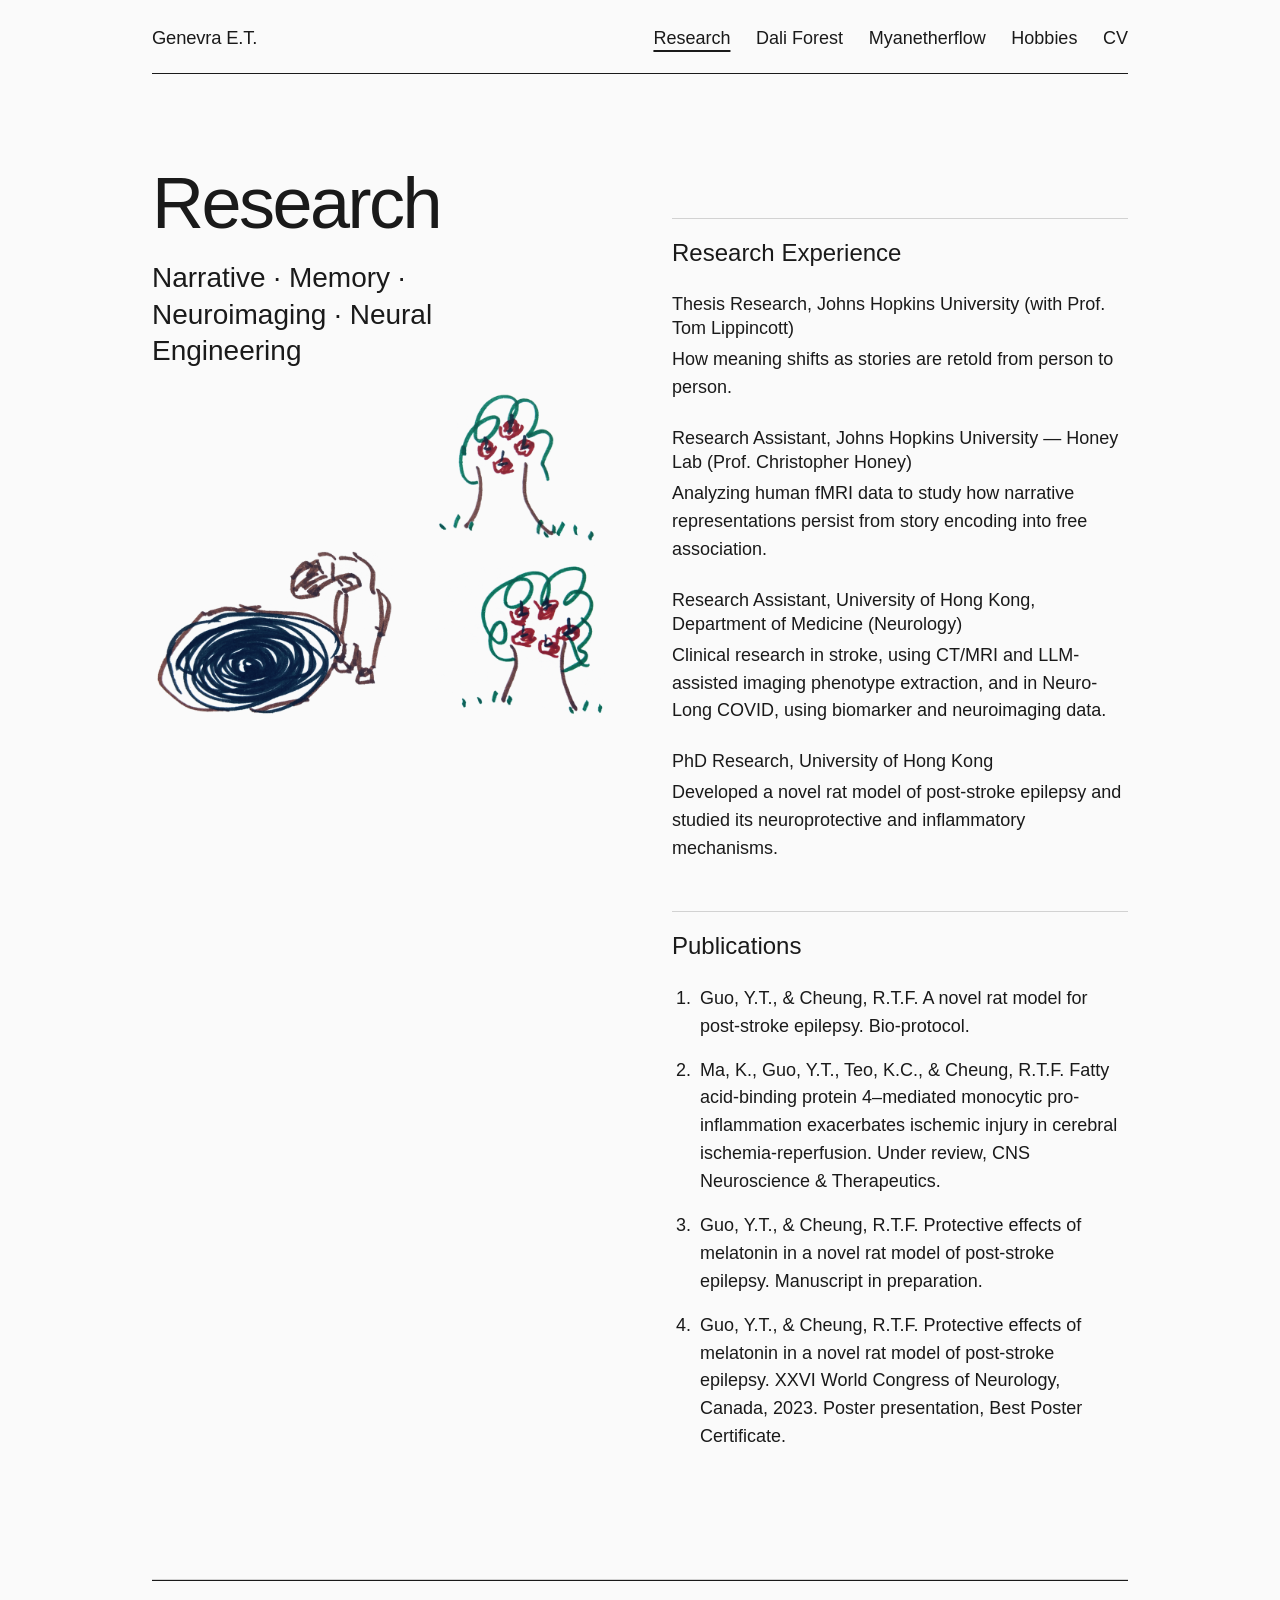
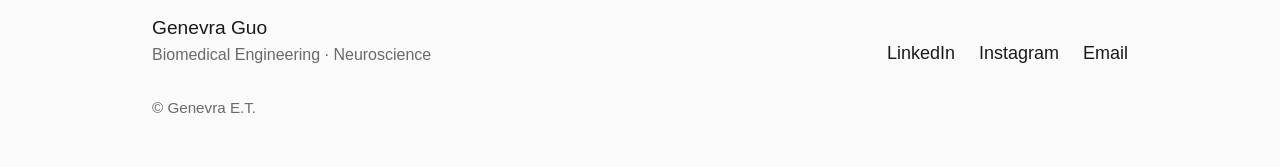
<file: research.html>
<!DOCTYPE html>
<html lang="en">
<head>
<meta charset="utf-8">
<meta name="viewport" content="width=device-width, initial-scale=1, viewport-fit=cover">
<title>Research · Genevra E.T.</title>
<meta name="description" content="Research by Genevra Guo in clinical neuroscience, neuroimaging and neural engineering.">
<meta property="og:type" content="website">
<meta property="og:site_name" content="Genevra E.T.">
<meta property="og:title" content="Research · Genevra E.T.">
<meta property="og:description" content="Research by Genevra Guo in clinical neuroscience, neuroimaging and neural engineering.">
<meta name="twitter:card" content="summary">
<link rel="icon" href="favicon.ico" sizes="48x48">
<link rel="icon" type="image/png" sizes="32x32" href="favicon-32x32.png">
<link rel="icon" type="image/png" sizes="16x16" href="favicon-16x16.png">
<link rel="apple-touch-icon" href="apple-touch-icon.png">
<link rel="manifest" href="site.webmanifest">
<link rel="stylesheet" href="css/style.css?v=chalkboard-se-2">
</head>
<body>
<div class="wrap">

  <header class="top">
    <a class="brand" href="index.html">Genevra E.T.</a>
    <nav aria-label="Main">
      <ul>
        <li><a href="research.html" aria-current="page">Research</a><span class="note">what I study</span></li>
        <li><a href="dali-forest.html">Dali Forest</a><span class="note">where the animals live</span></li>
        <li><a href="myanetherflow.html">Myanetherflow</a><span class="note">a website I built</span></li>
        <li><a href="hobbies.html">Hobbies</a><span class="note">things I do for fun</span></li>
        <li><a href="cv.html">CV</a><span class="note">the formal version</span></li>
      </ul>
    </nav>
  </header>

  <main id="top">
    <section class="research" aria-labelledby="research-title">
      <div class="side">
        <h1 id="research-title">Research</h1>
        <p class="themes">Narrative · Memory · Neuroimaging · Neural Engineering</p>
        <figure class="art">
          <img class="trace" src="assets/doodles/me-thinking-hero.png" alt="A marker drawing of an animal bending over a big black spiral, as if looking into a hole" width="1200" height="858">
        </figure>
      </div>
      <div class="text">
        <h2>Research Experience</h2>
        <article class="entry">
          <h3>Thesis Research, Johns Hopkins University (with Prof. Tom Lippincott)</h3>
          <p>How meaning shifts as stories are retold from person to person.</p>
        </article>
        <article class="entry">
          <h3>Research Assistant, Johns Hopkins University — Honey Lab (Prof. Christopher Honey)</h3>
          <p>Analyzing human fMRI data to study how narrative representations persist from story encoding into free association.</p>
        </article>
        <article class="entry">
          <h3>Research Assistant, University of Hong Kong, Department of Medicine (Neurology)</h3>
          <p>Clinical research in stroke, using CT/MRI and LLM-assisted imaging phenotype extraction, and in Neuro-Long COVID, using biomarker and neuroimaging data.</p>
        </article>
        <article class="entry">
          <h3>PhD Research, University of Hong Kong</h3>
          <p>Developed a novel rat model of post-stroke epilepsy and studied its neuroprotective and inflammatory mechanisms.</p>
        </article>

        <h2>Publications</h2>
        <ol class="pubs">
          <li>Guo, Y.T., &amp; Cheung, R.T.F. A novel rat model for post-stroke epilepsy. Bio-protocol.</li>
          <li>Ma, K., Guo, Y.T., Teo, K.C., &amp; Cheung, R.T.F. Fatty acid-binding protein 4–mediated monocytic pro-inflammation exacerbates ischemic injury in cerebral ischemia-reperfusion. Under review, CNS Neuroscience &amp; Therapeutics.</li>
          <li>Guo, Y.T., &amp; Cheung, R.T.F. Protective effects of melatonin in a novel rat model of post-stroke epilepsy. Manuscript in preparation.</li>
          <li>Guo, Y.T., &amp; Cheung, R.T.F. Protective effects of melatonin in a novel rat model of post-stroke epilepsy. XXVI World Congress of Neurology, Canada, 2023. Poster presentation, Best Poster Certificate.</li>
        </ol>
      </div>
    </section>
  </main>

  <footer id="contact">
    <p class="who">Genevra Guo <span>Biomedical Engineering · Neuroscience</span></p>
    <ul aria-label="Elsewhere">
      <li><a href="https://www.linkedin.com/in/genevra-et">LinkedIn</a></li>
      <li><a href="https://www.instagram.com/genevra.et/">Instagram</a></li>
      <li><a href="mailto:yguo140@jhu.edu">Email</a></li>
    </ul>
    <p class="copy">&copy; Genevra E.T.</p>
  </footer>

</div>
</body>
</html>
</file>
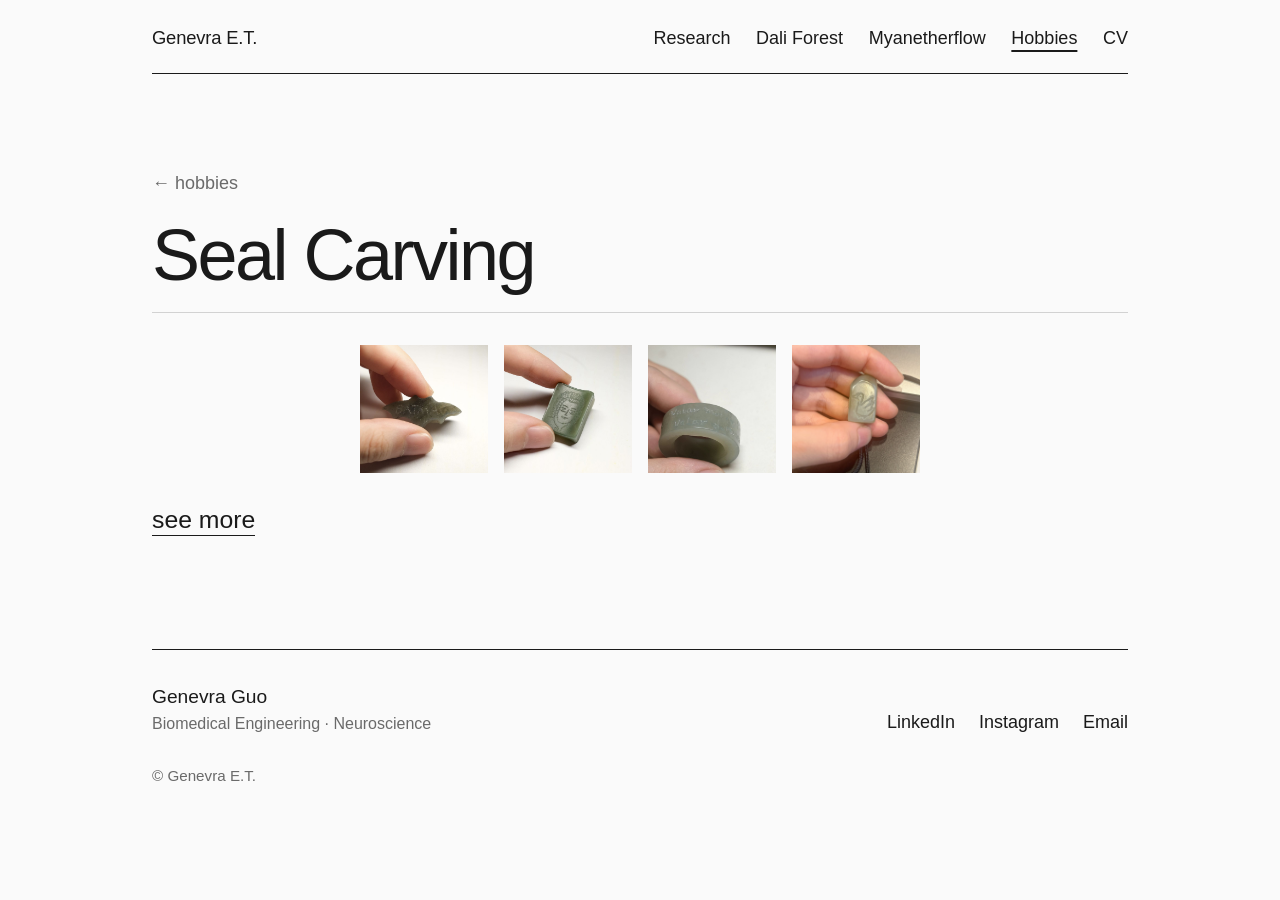
<file: seal-carving.html>
<!DOCTYPE html>
<html lang="en">
<head>
<meta charset="utf-8">
<meta name="viewport" content="width=device-width, initial-scale=1, viewport-fit=cover">
<title>Seal Carving · Genevra E.T.</title>
<meta name="description" content="Stone seals carved by Genevra Guo.">
<meta property="og:type" content="website">
<meta property="og:site_name" content="Genevra E.T.">
<meta property="og:title" content="Seal Carving · Genevra E.T.">
<meta property="og:description" content="Stone seals carved by Genevra Guo.">
<meta name="twitter:card" content="summary">
<link rel="icon" href="favicon.ico" sizes="48x48">
<link rel="icon" type="image/png" sizes="32x32" href="favicon-32x32.png">
<link rel="icon" type="image/png" sizes="16x16" href="favicon-16x16.png">
<link rel="apple-touch-icon" href="apple-touch-icon.png">
<link rel="manifest" href="site.webmanifest">
<link rel="stylesheet" href="css/style.css?v=lightbox-nav-2">
</head>
<body>
<div class="wrap">

  <header class="top">
    <a class="brand" href="index.html">Genevra E.T.</a>
    <nav aria-label="Main">
      <ul>
        <li><a href="research.html">Research</a><span class="note">what I study</span></li>
        <li><a href="dali-forest.html">Dali Forest</a><span class="note">where the animals live</span></li>
        <li><a href="myanetherflow.html">Myanetherflow</a><span class="note">a website I built</span></li>
        <li><a href="hobbies.html" aria-current="page">Hobbies</a><span class="note">things I do for fun</span></li>
        <li><a href="cv.html">CV</a><span class="note">the formal version</span></li>
      </ul>
    </nav>
  </header>

  <main id="top">
    <section class="collection">
      <div class="collection-heading"><a class="back-link" href="hobbies.html">← hobbies</a><h1>Seal Carving</h1></div>
      <div class="photo-grid seal-grid" aria-label="Seal carving by Genevra Guo">
        <button class="artwork" type="button" data-lightbox><img src="assets/seal-carving/carving-02.jpg" alt="A bat-shaped stone seal engraved with the word Batman, on a plain background" width="1400" height="933"></button>
        <button class="artwork" type="button" data-lightbox><img src="assets/seal-carving/carving-04.jpg" alt="A rectangular green stone seal engraved with the name Johann Sebastian Bach" width="1400" height="933"></button>
        <button class="artwork" type="button" data-lightbox><img src="assets/seal-carving/carving-06.jpg" alt="A carved stone ring engraved with text, held in a hand" width="1400" height="933"></button>
        <button class="artwork" type="button" data-lightbox><img src="assets/seal-carving/carving-07.jpg" alt="Stone seal carving by Genevra Guo" width="1080" height="1450"></button>
      </div>
      <details class="more-work"><summary>see more</summary>
        <div class="photo-grid seal-grid">
        <button class="artwork" type="button" data-lightbox><img src="assets/seal-carving/carving-01.jpg" alt="A rectangular pale-green stone seal carved with a woman's portrait in profile, held between two fingers" width="1400" height="933" loading="lazy"></button>
        <button class="artwork" type="button" data-lightbox><img src="assets/seal-carving/carving-03.jpg" alt="The bat-shaped stone seal engraved Batman, held between two fingers" width="1400" height="933" loading="lazy"></button>
        <button class="artwork" type="button" data-lightbox><img src="assets/seal-carving/carving-05.jpg" alt="A carved stone ring engraved with text around its band, on a plain background" width="1400" height="933" loading="lazy"></button>
        <button class="artwork" type="button" data-lightbox><img src="assets/seal-carving/carving-08.jpg" alt="Stone seal carving by Genevra Guo" width="1170" height="878" loading="lazy"></button>
        <button class="artwork" type="button" data-lightbox><img src="assets/seal-carving/carving-12.jpg" alt="Stone seal carving by Genevra Guo" width="4032" height="3024" loading="lazy"></button>
        </div>
      </details>
    </section>
    <dialog class="lightbox" aria-label="Enlarged seal carving image"><button class="lightbox-close" type="button" aria-label="Close image">×</button><img alt=""></dialog>
  </main>

  <footer id="contact">
    <p class="who">Genevra Guo <span>Biomedical Engineering · Neuroscience</span></p>
    <ul aria-label="Elsewhere">
      <li><a href="https://www.linkedin.com/in/genevra-et">LinkedIn</a></li>
      <li><a href="https://www.instagram.com/genevra.et/">Instagram</a></li>
      <li><a href="mailto:yguo140@jhu.edu">Email</a></li>
    </ul>
    <p class="copy">&copy; Genevra E.T.</p>
  </footer>

</div>
<script src="js/main.js?v=lightbox-nav-2" defer></script>
</body>
</html>
</file>
<file: css/style.css>
/* Genevra E.T. — shared styles for every page. */
/* Home answers three questions in about 30 seconds: who is she, what does she do, what is she curious about.
   The top navigation already leads everywhere else, so the home page does not repeat it. */
@font-face {
  font-family: "Genevra Chalkboard";
  src: local("ChalkboardSE-Regular");
  font-style: normal;
  font-weight: 400 500;
}
@font-face {
  font-family: "Genevra Chalkboard";
  src: local("ChalkboardSE-Bold");
  font-style: normal;
  font-weight: 600 900;
}
:root {
  --paper: #fafafa;
  --ink: #1a1a1a;
  --soft: #6a6a6a;
  --hairline: #d2d2d2;
  --block: #ececec;
  --site-font: "Genevra Chalkboard", "Chalkboard SE", "Chalkboard", sans-serif;
  box-sizing: border-box;
  padding-top: env(safe-area-inset-top, 0px);
  padding-bottom: env(safe-area-inset-bottom, 0px);
}
@media (prefers-color-scheme: dark) {
  :root:not([data-theme="light"]) { --paper: #121212; --ink: #efefef; --soft: #9a9a9a; --hairline: #333; --block: #1e1e1e; }
  :root:not([data-theme="light"]) .trace { filter: invert(1) hue-rotate(180deg); }
}
:root[data-theme="dark"] { --paper: #121212; --ink: #efefef; --soft: #9a9a9a; --hairline: #333; --block: #1e1e1e; }
:root[data-theme="dark"] .trace { filter: invert(1) hue-rotate(180deg); }

*, *::before, *::after { box-sizing: inherit; }
html { scroll-padding-top: env(safe-area-inset-top, 0px); }
body { margin: 0; background: var(--paper); color: var(--ink); font-family: var(--site-font); font-size: 1.125rem; line-height: 1.55; -webkit-font-smoothing: antialiased; }
a { color: inherit; text-decoration: none; }
img { display: block; max-width: 100%; height: auto; }
:focus-visible { outline: 2px dashed var(--ink); outline-offset: 6px; }
.wrap { max-width: 64rem; margin: 0 auto; padding: 0 1.5rem; }

/* header */
header.top { display: flex; justify-content: space-between; align-items: baseline; gap: 1rem; padding: 1.5rem 0 1.25rem; border-bottom: 1.5px solid var(--ink); }
.brand { font-size: 1.15rem; font-weight: 500; letter-spacing: -0.01em; }
nav ul { display: flex; flex-wrap: wrap; gap: 0.25rem 1.6rem; list-style: none; margin: 0; padding: 0; }
nav li { position: relative; }
nav a:hover { text-decoration: underline; text-underline-offset: 6px; text-decoration-thickness: 1.5px; }
nav .note { position: absolute; left: 0; top: 100%; margin-top: 0.15rem; z-index: 2; white-space: nowrap; font-family: var(--site-font); font-size: 1.15rem; color: var(--soft); opacity: 0; transform: translateY(-2px); transition: opacity 0.2s, transform 0.2s; pointer-events: none; }
nav li:last-child .note { left: auto; right: 0; }
nav li:hover .note, nav li:focus-within .note { opacity: 1; transform: none; }

/* home */
.home { display: grid; gap: 2rem 4rem; padding: clamp(3rem, 8vw, 6rem) 0 clamp(4rem, 9vw, 7rem); grid-template-areas: "name" "text" "art"; }
@media (min-width: 52rem) { .home { grid-template-columns: minmax(0, 1fr) minmax(0, 1.2fr); grid-template-areas: "name name" "text art"; align-items: center; row-gap: clamp(2rem, 5vw, 3.5rem); } }
h1 { grid-area: name; font-weight: 500; font-size: clamp(3.4rem, 10.5vw, 7.5rem); line-height: 0.92; letter-spacing: -0.035em; margin: 0; }
.home h1 { font-size: 3.125rem; }
.intro { grid-area: text; font-size: 1.25rem; line-height: 1.4; max-width: 27rem; }
.intro p { margin: 0 0 1.25rem; }
.intro p:last-child { margin-bottom: 0; }
.art { grid-area: art; margin: 0; }
.art img { width: 100%; max-width: 40rem; margin-left: auto; }
.home .art img { max-width: 26rem; }

/* inner pages (placeholders until each page is built) */
.page { padding: clamp(3rem, 8vw, 6rem) 0 clamp(4rem, 9vw, 7rem); border-bottom: 1px solid var(--hairline); }
.page h1 { font-size: clamp(2.4rem, 7vw, 4.5rem); }
.page p { margin: 1.25rem 0 0; color: var(--soft); }
.myanetherflow-intro { display: grid; grid-template-columns: minmax(0, 1fr) auto; gap: 2rem 4rem; align-items: start; margin-top: clamp(2.5rem, 6vw, 4rem); }
.myanetherflow-intro p { max-width: 30rem; margin-top: 2rem; }
.myanetherflow-cat { width: min(100%, 14.67rem); }
nav a[aria-current="page"] { text-decoration: underline; text-underline-offset: 6px; text-decoration-thickness: 1.5px; }

/* research */
.research { display: grid; gap: 2.5rem 4rem; padding: clamp(3rem, 8vw, 6rem) 0 clamp(4rem, 9vw, 7rem); border-bottom: 1px solid var(--hairline); }
@media (min-width: 52rem) { .research { grid-template-columns: minmax(0, 1fr) minmax(0, 1fr); align-items: start; } .research .side { position: sticky; top: 2rem; } }
.research .side { margin: 0; }
.research .art { margin: 1.5rem 0 0; }
.research .art img { width: 100%; max-width: 40rem; }
.research h1 { font-size: clamp(2.4rem, 7vw, 4.5rem); }
.research .themes { font-size: clamp(1.4rem, 2.6vw, 1.75rem); line-height: 1.3; margin: 1.5rem 0 0; max-width: 22rem; }
.research .text p { max-width: 34rem; }
.research .lede { margin: 0; color: var(--soft); }
.research h2 { font-weight: 500; font-size: 1.5rem; line-height: 1.2; margin: 3rem 0 0; padding-top: 1.25rem; border-top: 1px solid var(--hairline); }
.research .entry { margin-top: 1.5rem; }
.research h3 { font-weight: 500; font-size: 1.125rem; line-height: 1.35; margin: 0; max-width: 34rem; }
.research .entry p { margin: 0.35rem 0 0; }
.research .pubs { margin: 1.5rem 0 0; padding-left: 1.5rem; max-width: 34rem; }
.research .pubs li { margin-bottom: 1rem; padding-left: 0.25rem; }

/* CV */
.cv-page { padding: clamp(3rem, 8vw, 6rem) 0 clamp(4rem, 9vw, 7rem); }
.cv-page > h1 { font-size: clamp(2.4rem, 7vw, 4.5rem); margin-bottom: clamp(2.5rem, 6vw, 4rem); }
.cv-row { display: grid; grid-template-columns: minmax(9rem, 1fr) minmax(0, 2fr); gap: 1.5rem 3rem; border-top: 1px solid var(--hairline); padding: 1.6rem 0 2.25rem; }
.cv-row:last-child { border-bottom: 1px solid var(--hairline); }
.cv-row h2 { font-weight: 500; font-size: clamp(1.5rem, 3vw, 2rem); line-height: 1.2; margin: 0; }
.cv-content { max-width: 38rem; }
.cv-content p { margin: 0 0 0.75rem; }
.cv-content p:last-child { margin-bottom: 0; }
.cv-skills { display: grid; gap: 2rem; }
.cv-skills h3 { font-size: 1.125rem; font-weight: 500; line-height: 1.35; margin: 0 0 0.4rem; }
.cv-skills section p { color: var(--soft); }

/* Dali Forest */
.forest { padding: clamp(3rem, 8vw, 6rem) 0 clamp(4rem, 9vw, 7rem); }
.forest-heading { display: flex; align-items: center; gap: clamp(1rem, 3vw, 2rem); border-bottom: 1px solid var(--hairline); padding-bottom: 2rem; }
.forest-heading h1 { font-size: clamp(2.4rem, 7vw, 4.5rem); }
.forest-heading img { width: clamp(2.67rem, 6.67vw, 4.67rem); flex: none; }
.forest-stories { display: grid; grid-template-columns: repeat(4, minmax(0, 1fr)); gap: 3rem 1.5rem; align-items: start; justify-items: center; padding: clamp(3rem, 7vw, 5rem) 0; }
.forest-story { width: min(100%, 14rem); margin: 0; text-align: center; }
.forest-story img { max-height: 16rem; margin: 0 auto; object-fit: contain; }
.forest-story figcaption { margin-top: 1rem; font-size: 1.4rem; }
.forest-story a { display: block; }
.forest-story a:hover + figcaption, .forest-story a:focus-visible + figcaption { text-decoration: underline; text-underline-offset: 5px; }
.forest-credit { border-top: 1px solid var(--hairline); padding-top: 1.5rem; margin: 0; color: var(--soft); font-size: 0.95rem; }

/* footer */
footer { border-top: 1.5px solid var(--ink); padding: 2rem 0 3rem; display: grid; gap: 1.75rem; }
@media (min-width: 40rem) { footer { grid-template-columns: 1fr auto; align-items: end; } }
footer .who { font-size: 1.2rem; margin: 0; }
footer .who span { display: block; color: var(--soft); font-size: 1rem; }
footer ul { list-style: none; margin: 0; padding: 0; display: flex; flex-wrap: wrap; gap: 0.25rem 1.5rem; }
footer ul a:hover { text-decoration: underline; text-underline-offset: 5px; }
footer .copy { color: var(--soft); font-size: 0.95rem; margin: 0; }
@media (min-width: 40rem) { footer .copy { grid-column: 1 / -1; } }

@media (prefers-reduced-motion: reduce) { nav .note { transition: none; } }

/* hobbies and collections */
.collection-index, .collection { padding: clamp(3rem, 8vw, 6rem) 0 clamp(4rem, 9vw, 7rem); }
.collection-index h1, .collection h1 { font-size: clamp(2.4rem, 7vw, 4.5rem); margin-bottom: clamp(2.5rem, 6vw, 4rem); }
.hobby-row { display: grid; grid-template-columns: minmax(9rem, 1fr) minmax(0, 2fr); gap: 1.5rem 3rem; border-top: 1px solid var(--hairline); padding: 1.6rem 0 1.8rem; }
.hobby-row:last-child { border-bottom: 1px solid var(--hairline); }
.hobby-row h2 { font-weight: 500; font-size: clamp(1.5rem, 3vw, 2rem); line-height: 1.2; margin: 0; }
.hobby-content p { margin: 0; color: var(--soft); }
.hand-link, .more-work summary { font-family: var(--site-font); font-size: 1.55rem; line-height: 1.2; cursor: pointer; }
.hand-link { display: inline-block; margin-top: 0.35rem; }
.hand-link:hover, .back-link:hover { text-decoration: underline; text-underline-offset: 4px; }
.back-link { display: inline-block; color: var(--soft); margin-bottom: 1.5rem; }
.hobby-preview { display: flex; flex-wrap: wrap; gap: 0.6rem; margin-top: 1rem; }
.hobby-preview img { width: 4.5rem; height: 4.5rem; flex: none; object-fit: cover; }
.collection-heading { border-bottom: 1px solid var(--hairline); margin-bottom: 2rem; }
.collection-heading h1 { margin-bottom: 1.5rem; }
.photo-category { display: grid; grid-template-columns: minmax(8rem, 1fr) minmax(0, 3fr); gap: 1.5rem 3rem; border-top: 1px solid var(--hairline); padding: 2rem 0 3rem; }
.photo-category:last-child { border-bottom: 1px solid var(--hairline); }
.photo-category h2 { font-size: clamp(1.5rem, 3vw, 2rem); font-weight: 500; line-height: 1.2; margin: 0; }
.category-content { min-width: 0; }
.photo-grid { display: grid; grid-template-columns: repeat(4, minmax(0, 1fr)); gap: 1rem; align-items: start; width: 100%; max-width: 35rem; margin-inline: 0; }
.seal-grid { margin-inline: auto; }
.artwork { display: block; width: 100%; border: 0; padding: 0; background: none; color: inherit; cursor: zoom-in; }
.photo-grid .artwork img { width: 100%; aspect-ratio: 1; object-fit: cover; }
.more-work { margin-top: 2rem; }
.more-work summary { display: inline-block; list-style: none; border-bottom: 1px solid var(--ink); }
.more-work summary::-webkit-details-marker { display: none; }
.more-work[open] summary { margin-bottom: 2rem; }
.more-work.has-show-less[open] summary { display: none; }
.more-work .show-less { display: none; border: 0; border-bottom: 1px solid var(--ink); padding: 0; background: none; color: inherit; font: 1.55rem/1.2 var(--site-font); cursor: pointer; }
.more-work.has-show-less[open] .show-less { display: inline-block; margin-top: 2rem; }
.drawing-field { display: grid; grid-template-columns: repeat(4, minmax(0, 1fr)); gap: 1.5rem; padding: 1rem 0; max-width: 54rem; margin-inline: auto; }
.drawing-field .artwork img { width: 100%; aspect-ratio: 1; height: auto; object-fit: contain; }
.drawing-toggle { display: block; margin-top: 2rem; border: 0; border-bottom: 1px solid var(--ink); padding: 0; background: none; color: inherit; font: 1.55rem/1.2 var(--site-font); cursor: pointer; }
.lightbox { box-sizing: border-box; border: 0; padding: 3rem 4.5rem; width: calc(100vw - 2rem); height: calc(100vh - 2rem); max-width: none; max-height: none; overflow: hidden; background: var(--paper); color: var(--ink); }
.lightbox[open] { display: flex; align-items: center; justify-content: center; }
.lightbox::backdrop { background: rgb(0 0 0 / 82%); }
.lightbox-stage { display: flex; align-items: center; justify-content: center; gap: 0.7rem; max-width: 100%; height: 100%; }
.lightbox img { display: block; max-width: calc(100% - 7.4rem); max-height: 100%; width: auto; height: auto; object-fit: contain; }
.lightbox-close { position: absolute; top: 0; right: 0; width: 2.5rem; height: 2.5rem; border: 0; background: var(--paper); color: var(--ink); font: 2rem/1 var(--site-font); cursor: pointer; }
.lightbox-nav { flex: 0 0 3rem; width: 3rem; height: 5rem; border: 0; padding: 0; background: transparent; color: var(--ink); font: 700 2.7rem/1 var(--site-font); -webkit-text-stroke: 0.6px currentColor; cursor: pointer; }
.lightbox-prev { transform: rotate(-7deg); }
.lightbox-next { transform: rotate(6deg); }
.lightbox-prev:hover, .lightbox-prev:focus-visible { transform: rotate(-11deg) scale(1.08); }
.lightbox-next:hover, .lightbox-next:focus-visible { transform: rotate(10deg) scale(1.08); }
.lightbox-nav:hover, .lightbox-nav:focus-visible, .lightbox-close:hover, .lightbox-close:focus-visible { background: rgb(0 0 0 / 7%); }
@media (max-width: 42rem) {
  .cv-row { grid-template-columns: 1fr; gap: 1rem; }
  .myanetherflow-intro { grid-template-columns: 1fr; }
  .myanetherflow-intro p { margin-top: 0; }
  .myanetherflow-cat { justify-self: end; }
  .forest-stories { grid-template-columns: repeat(2, minmax(0, 1fr)); gap: 2.5rem 1rem; }
  .hobby-row { grid-template-columns: 1fr; gap: 0.7rem; }
  .photo-category { grid-template-columns: 1fr; gap: 1rem; }
  .photo-grid { grid-template-columns: repeat(2, minmax(0, 8rem)); }
  .drawing-field { grid-template-columns: repeat(2, minmax(0, 1fr)); }
  .lightbox { width: 100vw; height: 100vh; padding: 3rem 0.4rem 1rem; }
  .lightbox-stage { gap: 0.2rem; }
  .lightbox img { max-width: calc(100% - 5.4rem); }
  .lightbox-nav { flex-basis: 2.5rem; width: 2.5rem; font-size: 2.35rem; }
}
</file>
